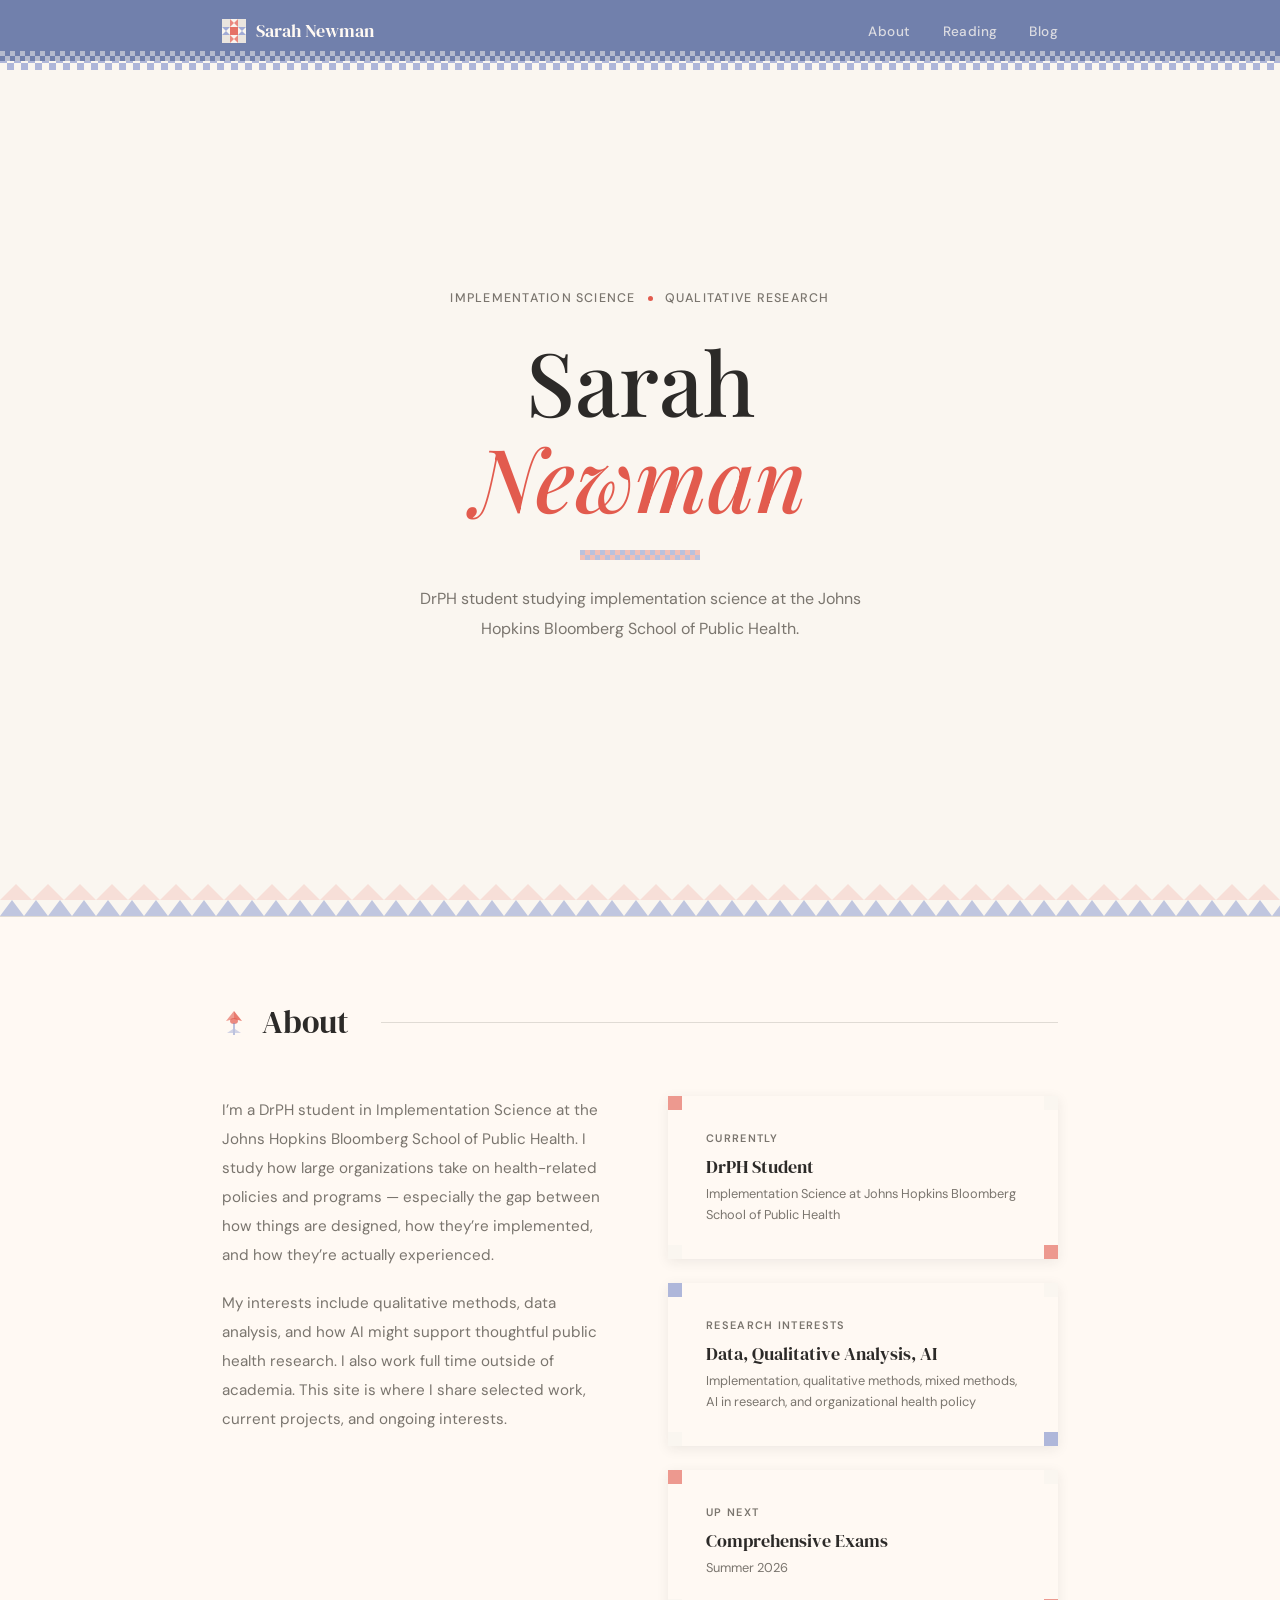
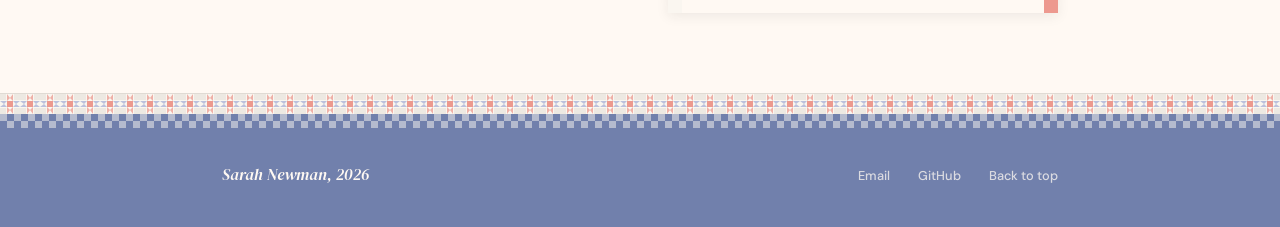
<file: index.html>
<!DOCTYPE html>
<html lang="en">
<head>
    <meta charset="UTF-8">
    <meta name="viewport" content="width=device-width, initial-scale=1.0">
    <title>Sarah Newman</title>
    <link rel="icon" type="image/svg+xml" href="favicon.svg">
    <link rel="preconnect" href="https://fonts.googleapis.com">
    <link rel="preconnect" href="https://fonts.gstatic.com" crossorigin>
    <link href="https://fonts.googleapis.com/css2?family=Playfair+Display:ital,wght@0,400;0,500;0,600;1,400;1,500&family=DM+Serif+Display:ital@0;1&family=DM+Sans:ital,wght@0,300;0,400;0,500;0,600;1,400&display=swap" rel="stylesheet">
    <style>
        *, *::before, *::after {
            margin: 0;
            padding: 0;
            box-sizing: border-box;
        }
        :root {
            --cream: #FAF6F0;
            --warm-white: #FFF9F3;
            --ink: #2c2a28;
            --muted: #7a756e;
            --coral: #E25B4E;
            --coral-light: rgba(226, 91, 78, 0.12);
            --periwinkle: #7B8CCA;
            --periwinkle-light: rgba(123, 140, 202, 0.12);
            --deep-blue: #7180AC;
            --card: var(--warm-white);
            --rule: #e0dbd4;
            --serif: 'DM Serif Display', Georgia, serif;
            --sans: 'DM Sans', 'Helvetica Neue', sans-serif;
        }
        html { scroll-behavior: smooth; }
        body {
            font-family: var(--sans);
            background-color: var(--cream);
            color: var(--ink);
            line-height: 1.6;
            -webkit-font-smoothing: antialiased;
        }
        /* ═══════════════════════════════════
           QUILT BLOCK SVG PATTERNS
           ═══════════════════════════════════ */
        /* Checkerboard pattern - coral */
        .checker-coral {
            background-image: url("data:image/svg+xml,%3Csvg width='24' height='24' viewBox='0 0 24 24' xmlns='http://www.w3.org/2000/svg'%3E%3Crect x='0' y='0' width='12' height='12' fill='%23E25B4E' opacity='0.9'/%3E%3Crect x='12' y='12' width='12' height='12' fill='%23E25B4E' opacity='0.9'/%3E%3Crect x='12' y='0' width='12' height='12' fill='%23FAF6F0'/%3E%3Crect x='0' y='12' width='12' height='12' fill='%23FAF6F0'/%3E%3C/svg%3E");
            background-size: 16px 16px;
        }
        /* Checkerboard pattern - periwinkle */
        .checker-peri {
            background-image: url("data:image/svg+xml,%3Csvg width='24' height='24' viewBox='0 0 24 24' xmlns='http://www.w3.org/2000/svg'%3E%3Crect x='0' y='0' width='12' height='12' fill='%237B8CCA' opacity='0.9'/%3E%3Crect x='12' y='12' width='12' height='12' fill='%237B8CCA' opacity='0.9'/%3E%3Crect x='12' y='0' width='12' height='12' fill='%23FAF6F0'/%3E%3Crect x='0' y='12' width='12' height='12' fill='%23FAF6F0'/%3E%3C/svg%3E");
            background-size: 16px 16px;
        }
        /* Cross / plus quilt block */
        .quilt-cross {
            display: inline-block;
            width: 28px;
            height: 28px;
            background-image: url("data:image/svg+xml,%3Csvg width='28' height='28' viewBox='0 0 28 28' xmlns='http://www.w3.org/2000/svg'%3E%3Crect x='8' y='0' width='12' height='28' fill='%237B8CCA' opacity='0.35'/%3E%3Crect x='0' y='8' width='28' height='12' fill='%237B8CCA' opacity='0.35'/%3E%3C/svg%3E");
            background-repeat: no-repeat;
        }
        .quilt-cross-coral {
            display: inline-block;
            width: 28px;
            height: 28px;
            background-image: url("data:image/svg+xml,%3Csvg width='28' height='28' viewBox='0 0 28 28' xmlns='http://www.w3.org/2000/svg'%3E%3Crect x='8' y='0' width='12' height='28' fill='%23E25B4E' opacity='0.3'/%3E%3Crect x='0' y='8' width='28' height='12' fill='%23E25B4E' opacity='0.3'/%3E%3C/svg%3E");
            background-repeat: no-repeat;
        }
        /* Diamond-in-square quilt block */
        .quilt-diamond {
            display: inline-block;
            width: 36px;
            height: 36px;
            background-image: url("data:image/svg+xml,%3Csvg width='36' height='36' viewBox='0 0 36 36' xmlns='http://www.w3.org/2000/svg'%3E%3Crect width='36' height='36' fill='none'/%3E%3Cpolygon points='18,2 34,18 18,34 2,18' fill='%23E25B4E' opacity='0.18'/%3E%3Cpolygon points='18,8 28,18 18,28 8,18' fill='%237B8CCA' opacity='0.22'/%3E%3Crect x='14' y='14' width='8' height='8' fill='%23E25B4E' opacity='0.2'/%3E%3C/svg%3E");
            background-repeat: no-repeat;
        }
        /* Nine-patch quilt block */
        .quilt-nine-patch {
            display: inline-block;
            width: 30px;
            height: 30px;
            background-image: url("data:image/svg+xml,%3Csvg width='30' height='30' viewBox='0 0 30 30' xmlns='http://www.w3.org/2000/svg'%3E%3Crect x='0' y='0' width='10' height='10' fill='%237B8CCA' opacity='0.3'/%3E%3Crect x='10' y='0' width='10' height='10' fill='%23E25B4E' opacity='0.2'/%3E%3Crect x='20' y='0' width='10' height='10' fill='%237B8CCA' opacity='0.3'/%3E%3Crect x='0' y='10' width='10' height='10' fill='%23E25B4E' opacity='0.2'/%3E%3Crect x='10' y='10' width='10' height='10' fill='%237B8CCA' opacity='0.3'/%3E%3Crect x='20' y='10' width='10' height='10' fill='%23E25B4E' opacity='0.2'/%3E%3Crect x='0' y='20' width='10' height='10' fill='%237B8CCA' opacity='0.3'/%3E%3Crect x='10' y='20' width='10' height='10' fill='%23E25B4E' opacity='0.2'/%3E%3Crect x='20' y='20' width='10' height='10' fill='%237B8CCA' opacity='0.3'/%3E%3C/svg%3E");
            background-repeat: no-repeat;
        }
        /* Pinwheel quilt block */
        .quilt-pinwheel {
            display: inline-block;
            width: 32px;
            height: 32px;
            background-image: url("data:image/svg+xml,%3Csvg width='32' height='32' viewBox='0 0 32 32' xmlns='http://www.w3.org/2000/svg'%3E%3Cpolygon points='0,0 16,0 16,16' fill='%23E25B4E' opacity='0.25'/%3E%3Cpolygon points='16,0 32,0 16,16' fill='%237B8CCA' opacity='0.25'/%3E%3Cpolygon points='32,0 32,16 16,16' fill='%23E25B4E' opacity='0.2'/%3E%3Cpolygon points='32,16 32,32 16,16' fill='%237B8CCA' opacity='0.2'/%3E%3Cpolygon points='32,32 16,32 16,16' fill='%23E25B4E' opacity='0.25'/%3E%3Cpolygon points='16,32 0,32 16,16' fill='%237B8CCA' opacity='0.25'/%3E%3Cpolygon points='0,32 0,16 16,16' fill='%23E25B4E' opacity='0.2'/%3E%3Cpolygon points='0,16 0,0 16,16' fill='%237B8CCA' opacity='0.2'/%3E%3C/svg%3E");
            background-repeat: no-repeat;
        }
        /* Tulip quilt block - coral */
        .quilt-tulip-coral {
            display: inline-block;
            width: 24px;
            height: 28px;
            background-image: url("data:image/svg+xml,%3Csvg width='24' height='28' viewBox='0 0 24 28' xmlns='http://www.w3.org/2000/svg'%3E%3C!-- petals --%3E%3Cpolygon points='12,0 20,10 12,8' fill='%23E25B4E' opacity='0.8'/%3E%3Cpolygon points='12,0 4,10 12,8' fill='%23E25B4E' opacity='0.6'/%3E%3C!-- center --%3E%3Cellipse cx='12' cy='10' rx='4' ry='3' fill='%23E25B4E' opacity='0.7'/%3E%3C!-- stem --%3E%3Crect x='11' y='12' width='2' height='12' fill='%237B8CCA' opacity='0.5'/%3E%3C!-- leaves --%3E%3Cpolygon points='11,18 5,22 11,22' fill='%237B8CCA' opacity='0.35'/%3E%3Cpolygon points='13,18 19,22 13,22' fill='%237B8CCA' opacity='0.35'/%3E%3C/svg%3E");
            background-repeat: no-repeat;
        }
        /* Flying geese border strip - periwinkle */
        .geese-strip-peri {
            width: 100%;
            height: 16px;
            background-image: url("data:image/svg+xml,%3Csvg width='24' height='16' viewBox='0 0 24 16' xmlns='http://www.w3.org/2000/svg'%3E%3Crect width='24' height='16' fill='%23FAF6F0'/%3E%3Cpolygon points='0,16 12,0 24,16' fill='%237B8CCA' opacity='0.45'/%3E%3C/svg%3E");
            background-size: 24px 16px;
        }
        /* Ohio star border strip (repeating mini stars) */
        .star-strip {
            width: 100%;
            height: 20px;
            background-image: url("data:image/svg+xml,%3Csvg width='20' height='20' viewBox='0 0 20 20' xmlns='http://www.w3.org/2000/svg'%3E%3Crect width='20' height='20' fill='%23FAF6F0'/%3E%3Crect x='0' y='0' width='6' height='6' fill='%23e0dbd4' opacity='0.5'/%3E%3Crect x='14' y='0' width='6' height='6' fill='%23e0dbd4' opacity='0.5'/%3E%3Crect x='0' y='14' width='6' height='6' fill='%23e0dbd4' opacity='0.5'/%3E%3Crect x='14' y='14' width='6' height='6' fill='%23e0dbd4' opacity='0.5'/%3E%3Crect x='7' y='7' width='6' height='6' fill='%23E25B4E' opacity='0.6'/%3E%3Cpolygon points='7,0 10,4 7,7' fill='%23E25B4E' opacity='0.45'/%3E%3Cpolygon points='13,0 10,4 13,7' fill='%23E25B4E' opacity='0.45'/%3E%3Cpolygon points='20,7 16,10 13,7' fill='%237B8CCA' opacity='0.5'/%3E%3Cpolygon points='20,13 16,10 13,13' fill='%237B8CCA' opacity='0.5'/%3E%3Cpolygon points='7,20 10,16 7,13' fill='%23E25B4E' opacity='0.45'/%3E%3Cpolygon points='13,20 10,16 13,13' fill='%23E25B4E' opacity='0.45'/%3E%3Cpolygon points='0,7 4,10 7,7' fill='%237B8CCA' opacity='0.5'/%3E%3Cpolygon points='0,13 4,10 7,13' fill='%237B8CCA' opacity='0.5'/%3E%3C/svg%3E");
            background-size: 20px 20px;
        }
        /* ─── NAV ─── */
        nav {
            position: fixed;
            top: 0;
            width: 100%;
            background-color: var(--deep-blue);
            z-index: 100;
        }
        nav::after {
            content: '';
            position: absolute;
            bottom: 0;
            left: 0;
            width: 100%;
            height: 10px;
            background-image: url("data:image/svg+xml,%3Csvg width='10' height='10' viewBox='0 0 10 10' xmlns='http://www.w3.org/2000/svg'%3E%3Crect x='0' y='0' width='5' height='5' fill='%23FAF6F0' opacity='0.5'/%3E%3Crect x='5' y='5' width='5' height='5' fill='%23FAF6F0' opacity='0.5'/%3E%3Crect x='5' y='0' width='5' height='5' fill='%237180AC'/%3E%3Crect x='0' y='5' width='5' height='5' fill='%237180AC'/%3E%3C/svg%3E");
            background-size: 10px 10px;
        }
        nav .nav-inner {
            max-width: 900px;
            margin: 0 auto;
            padding: 1rem 2rem;
            display: flex;
            justify-content: space-between;
            align-items: center;
        }
        nav .logo {
            font-family: var(--serif);
            font-size: 1.15rem;
            text-decoration: none;
            color: var(--warm-white);
            display: flex;
            align-items: center;
            gap: 0.6rem;
        }
        /* Ohio Star quilt block: 3x3 grid with star-point quarter-square triangles */
        nav .logo-star {
            display: inline-block;
            width: 24px;
            height: 24px;
            background-image: url("data:image/svg+xml,%3Csvg width='24' height='24' viewBox='0 0 24 24' xmlns='http://www.w3.org/2000/svg'%3E%3Crect width='24' height='24' fill='%23FAF6F0'/%3E%3Crect x='0' y='0' width='8' height='8' fill='%23e0dbd4' opacity='0.6'/%3E%3Crect x='16' y='0' width='8' height='8' fill='%23e0dbd4' opacity='0.6'/%3E%3Crect x='0' y='16' width='8' height='8' fill='%23e0dbd4' opacity='0.6'/%3E%3Crect x='16' y='16' width='8' height='8' fill='%23e0dbd4' opacity='0.6'/%3E%3Crect x='8' y='8' width='8' height='8' fill='%23E25B4E' opacity='0.85'/%3E%3Cpolygon points='8,0 12,4 8,8' fill='%23E25B4E' opacity='0.7'/%3E%3Cpolygon points='16,0 12,4 16,8' fill='%23E25B4E' opacity='0.7'/%3E%3Cpolygon points='24,8 20,12 16,8' fill='%237B8CCA' opacity='0.7'/%3E%3Cpolygon points='24,16 20,12 16,16' fill='%237B8CCA' opacity='0.7'/%3E%3Cpolygon points='8,24 12,20 8,16' fill='%23E25B4E' opacity='0.7'/%3E%3Cpolygon points='16,24 12,20 16,16' fill='%23E25B4E' opacity='0.7'/%3E%3Cpolygon points='0,8 4,12 8,8' fill='%237B8CCA' opacity='0.7'/%3E%3Cpolygon points='0,16 4,12 8,16' fill='%237B8CCA' opacity='0.7'/%3E%3C/svg%3E");
            background-repeat: no-repeat;
        }
        nav .nav-links {
            display: flex;
            gap: 2rem;
            list-style: none;
        }
        nav .nav-links a {
            font-size: 0.85rem;
            font-weight: 500;
            text-decoration: none;
            color: rgba(255, 249, 243, 0.75);
            letter-spacing: 0.03em;
            transition: color 0.3s ease;
        }
        nav .nav-links a:hover {
            color: var(--coral);
        }
        /* ─── HERO ─── */
        .hero {
            min-height: 100vh;
            display: flex;
            align-items: center;
            justify-content: center;
            padding: 7rem 2rem 5rem;
            position: relative;
            overflow: hidden;
        }
        /* Checker border strip at top - periwinkle */
        .hero::before {
            content: '';
            position: absolute;
            top: 56px;
            left: 0;
            width: 100%;
            height: 14px;
            background-image: url("data:image/svg+xml,%3Csvg width='14' height='14' viewBox='0 0 14 14' xmlns='http://www.w3.org/2000/svg'%3E%3Crect x='0' y='0' width='7' height='7' fill='%237B8CCA' opacity='0.6'/%3E%3Crect x='7' y='7' width='7' height='7' fill='%237B8CCA' opacity='0.6'/%3E%3Crect x='7' y='0' width='7' height='7' fill='%23FAF6F0'/%3E%3Crect x='0' y='7' width='7' height='7' fill='%23FAF6F0'/%3E%3C/svg%3E");
            background-size: 14px 14px;
        }
        /* Sawtooth border at bottom of hero */
        .hero::after {
            content: '';
            position: absolute;
            bottom: 0;
            left: 0;
            width: 100%;
            height: 16px;
            background-image: url("data:image/svg+xml,%3Csvg width='32' height='16' viewBox='0 0 32 16' xmlns='http://www.w3.org/2000/svg'%3E%3Cpolygon points='0,16 16,0 32,16' fill='%23E25B4E' opacity='0.15'/%3E%3C/svg%3E");
            background-size: 32px 16px;
        }
        .hero-content {
            max-width: 620px;
            text-align: center;
            position: relative;
        }
        .hero-label {
            font-size: 0.78rem;
            font-weight: 500;
            letter-spacing: 0.1em;
            text-transform: uppercase;
            color: var(--muted);
            margin-bottom: 1.5rem;
            display: flex;
            align-items: center;
            justify-content: center;
            gap: 0.75rem;
        }
        .hero-label .dot {
            width: 5px;
            height: 5px;
            background: var(--coral);
            border-radius: 50%;
            display: inline-block;
        }
        .hero h1 {
            font-family: 'Playfair Display', Georgia, serif;
            font-size: clamp(3.2rem, 7vw, 5.5rem);
            font-weight: 500;
            line-height: 1.1;
            color: var(--ink);
            margin-bottom: 1.5rem;
        }
        .hero h1 em {
            font-style: italic;
            color: var(--coral);
        }
        .hero-divider {
            width: 120px;
            height: 10px;
            margin: 1.5rem auto;
            background-image: url("data:image/svg+xml,%3Csvg width='10' height='10' viewBox='0 0 10 10' xmlns='http://www.w3.org/2000/svg'%3E%3Crect x='0' y='0' width='5' height='5' fill='%237B8CCA' opacity='0.5'/%3E%3Crect x='5' y='5' width='5' height='5' fill='%237B8CCA' opacity='0.5'/%3E%3Crect x='5' y='0' width='5' height='5' fill='%23E25B4E' opacity='0.35'/%3E%3Crect x='0' y='5' width='5' height='5' fill='%23E25B4E' opacity='0.35'/%3E%3C/svg%3E");
            background-size: 10px 10px;
        }
        .hero-bio {
            font-size: 1rem;
            color: var(--muted);
            max-width: 460px;
            margin: 0 auto;
            line-height: 1.85;
        }
        /* ─── SECTIONS ─── */
        .content-wrap {
            max-width: 900px;
            margin: 0 auto;
            padding: 5rem 2rem;
        }
        .section-header {
            display: flex;
            align-items: center;
            gap: 1rem;
            margin-bottom: 3rem;
        }
        .section-header .quilt-icon {
            width: 24px;
            height: 24px;
            flex-shrink: 0;
        }
        .section-title {
            font-family: var(--serif);
            font-size: 2rem;
            font-weight: 400;
        }
        .section-rule {
            flex: 1;
            height: 1px;
            background: var(--rule);
            margin-left: 1rem;
        }
        /* ─── CHECKER BORDER STRIPS ─── */
        .checker-strip {
            width: 100%;
            height: 12px;
        }
        .checker-strip-peri {
            background-image: url("data:image/svg+xml,%3Csvg width='12' height='12' viewBox='0 0 12 12' xmlns='http://www.w3.org/2000/svg'%3E%3Crect x='0' y='0' width='6' height='6' fill='%237B8CCA' opacity='0.6'/%3E%3Crect x='6' y='6' width='6' height='6' fill='%237B8CCA' opacity='0.6'/%3E%3Crect x='6' y='0' width='6' height='6' fill='%23FAF6F0'/%3E%3Crect x='0' y='6' width='6' height='6' fill='%23FAF6F0'/%3E%3C/svg%3E");
            background-size: 12px 12px;
        }
        /* ─── ABOUT ─── */
        .about-section {
            background-color: var(--warm-white);
            border-top: 1px solid var(--rule);
            border-bottom: 1px solid var(--rule);
            position: relative;
            overflow: hidden;
        }
        .about-grid {
            display: grid;
            grid-template-columns: 1fr 1fr;
            gap: 3.5rem;
            align-items: start;
        }
        .about-text p {
            font-size: 0.95rem;
            line-height: 1.9;
            color: var(--muted);
            margin-bottom: 1.25rem;
        }
        .about-text p:last-child {
            margin-bottom: 0;
        }
        .about-details {
            display: flex;
            flex-direction: column;
            gap: 1.5rem;
        }
        .detail-card {
            padding: 1.25rem 1.5rem;
            border: 14px solid transparent;
            border-radius: 0;
            position: relative;
            background-color: var(--card);
            box-shadow: 0 3px 12px rgba(44, 42, 40, 0.08);
        }
        .detail-card.coral-accent {
            border-image: url("data:image/svg+xml,%3Csvg width='28' height='28' viewBox='0 0 28 28' xmlns='http://www.w3.org/2000/svg'%3E%3Crect x='0' y='0' width='14' height='14' fill='%23E25B4E' opacity='0.6'/%3E%3Crect x='14' y='14' width='14' height='14' fill='%23E25B4E' opacity='0.6'/%3E%3Crect x='14' y='0' width='14' height='14' fill='%23FAF6F0'/%3E%3Crect x='0' y='14' width='14' height='14' fill='%23FAF6F0'/%3E%3C/svg%3E") 14 round;
        }
        .detail-card.peri-accent {
            border-image: url("data:image/svg+xml,%3Csvg width='28' height='28' viewBox='0 0 28 28' xmlns='http://www.w3.org/2000/svg'%3E%3Crect x='0' y='0' width='14' height='14' fill='%237B8CCA' opacity='0.6'/%3E%3Crect x='14' y='14' width='14' height='14' fill='%237B8CCA' opacity='0.6'/%3E%3Crect x='14' y='0' width='14' height='14' fill='%23FAF6F0'/%3E%3Crect x='0' y='14' width='14' height='14' fill='%23FAF6F0'/%3E%3C/svg%3E") 14 round;
        }
        .detail-card .card-label {
            font-size: 0.68rem;
            font-weight: 600;
            letter-spacing: 0.12em;
            text-transform: uppercase;
            color: var(--muted);
            margin-bottom: 0.3rem;
        }
        .detail-card .card-value {
            font-family: var(--serif);
            font-size: 1.15rem;
        }
        .detail-card .card-detail {
            font-size: 0.8rem;
            color: var(--muted);
            margin-top: 0.15rem;
        }
        /* ─── FOOTER ─── */
        footer {
            padding: 0;
            background-color: var(--deep-blue);
            position: relative;
            overflow: hidden;
        }
        footer::before {
            content: '';
            position: absolute;
            top: 0;
            left: 0;
            width: 100%;
            height: 14px;
            background-image: url("data:image/svg+xml,%3Csvg width='14' height='14' viewBox='0 0 14 14' xmlns='http://www.w3.org/2000/svg'%3E%3Crect x='0' y='0' width='7' height='7' fill='%23FAF6F0' opacity='0.5'/%3E%3Crect x='7' y='7' width='7' height='7' fill='%23FAF6F0' opacity='0.5'/%3E%3Crect x='7' y='0' width='7' height='7' fill='%237180AC'/%3E%3Crect x='0' y='7' width='7' height='7' fill='%237180AC'/%3E%3C/svg%3E");
            background-size: 14px 14px;
        }
        .footer-inner {
            max-width: 900px;
            margin: 0 auto;
            padding: 3rem 2rem 2.5rem;
            display: flex;
            justify-content: space-between;
            align-items: center;
            position: relative;
        }
        .footer-name {
            font-family: var(--serif);
            font-size: 1rem;
            font-style: italic;
            color: var(--warm-white);
        }
        .footer-links {
            display: flex;
            gap: 1.75rem;
            list-style: none;
        }
        .footer-links a {
            font-size: 0.8rem;
            font-weight: 500;
            text-decoration: none;
            color: rgba(255, 249, 243, 0.75);
            transition: color 0.3s ease;
        }
        .footer-links a:hover {
            color: var(--coral);
        }
        /* ─── RESPONSIVE ─── */
        @media (max-width: 768px) {
            nav .nav-inner {
                padding: 0.8rem 1.5rem;
            }
            nav .nav-links {
                gap: 1.25rem;
            }
            .hero {
                padding: 6rem 1.5rem 4rem;
            }
            .content-wrap {
                padding: 3.5rem 1.5rem;
            }
            .about-grid {
                grid-template-columns: 1fr;
                gap: 2rem;
            }
            .footer-inner {
                flex-direction: column;
                gap: 1.25rem;
                text-align: center;
            }
        }
    </style>
</head>
<body>
    <!-- NAV -->
    <nav>
        <div class="nav-inner">
            <a href="#" class="logo">
                <span class="logo-star"></span>
                Sarah Newman
            </a>
            <ul class="nav-links">
                <li><a href="#about">About</a></li>
                <li><a href="reading.html">Reading</a></li>
                <li><a href="blog.html">Blog</a></li>
            </ul>
        </div>
    </nav>
    <!-- HERO -->
    <section class="hero">
        <div class="hero-content">
            <p class="hero-label">Implementation Science <span class="dot"></span> Qualitative Research</p>
            <h1>Sarah<br><em>Newman</em></h1>
            <div class="hero-divider"></div>
            <p class="hero-bio">
                DrPH student studying implementation science at the Johns Hopkins Bloomberg School of Public Health.
            </p>
        </div>
    </section>
    <!-- Flying geese border -->
    <div class="geese-strip-peri"></div>
    <!-- ABOUT -->
    <section class="about-section">
        <div class="content-wrap">
            <div class="section-header">
                <div class="quilt-icon quilt-tulip-coral"></div>
                <h2 class="section-title">About</h2>
                <div class="section-rule"></div>
            </div>
            <div class="about-grid">
                <div class="about-text">
                    <p>
                        I’m a DrPH student in Implementation Science at the Johns Hopkins Bloomberg School of Public Health. I study how large organizations take on health-related policies and programs — especially the gap between how things are designed, how they’re implemented, and how they’re actually experienced.
                    </p>
                    <p>
                       My interests include qualitative methods, data analysis, and how AI might support thoughtful public health research. I also work full time outside of academia. This site is where I share selected work, current projects, and ongoing interests.
                    </p>
                </div>
                <div class="about-details">
                    <div class="detail-card coral-accent">
                        <p class="card-label">Currently</p>
                        <p class="card-value">DrPH Student</p>
                        <p class="card-detail">Implementation Science at Johns Hopkins Bloomberg School of Public Health</p>
                    </div>
                    <div class="detail-card peri-accent">
                        <p class="card-label">Research Interests</p>
                        <p class="card-value">Data, Qualitative Analysis, AI</p>
                        <p class="card-detail">Implementation, qualitative methods, mixed methods, AI in research, and organizational health policy</p>
                    </div>
                    <div class="detail-card coral-accent">
                        <p class="card-label">Up Next</p>
                        <p class="card-value">Comprehensive Exams</p>
                        <p class="card-detail">Summer 2026</p>
                    </div>
                </div>
            </div>
        </div>
    </section>
    <!-- Star block border -->
    <div class="star-strip"></div>
    <!-- FOOTER -->
    <footer>
        <div class="footer-inner">
            <span class="footer-name">Sarah Newman, 2026</span>
            <ul class="footer-links">
                <li><a href="mailto:heysarahnewman@gmail.com">Email</a></li>
                <li><a href="https://github.com/heysarahnewman">GitHub</a></li>
                <li><a href="#">Back to top</a></li>
            </ul>
        </div>
    </footer>
</body>
</html>
</file>
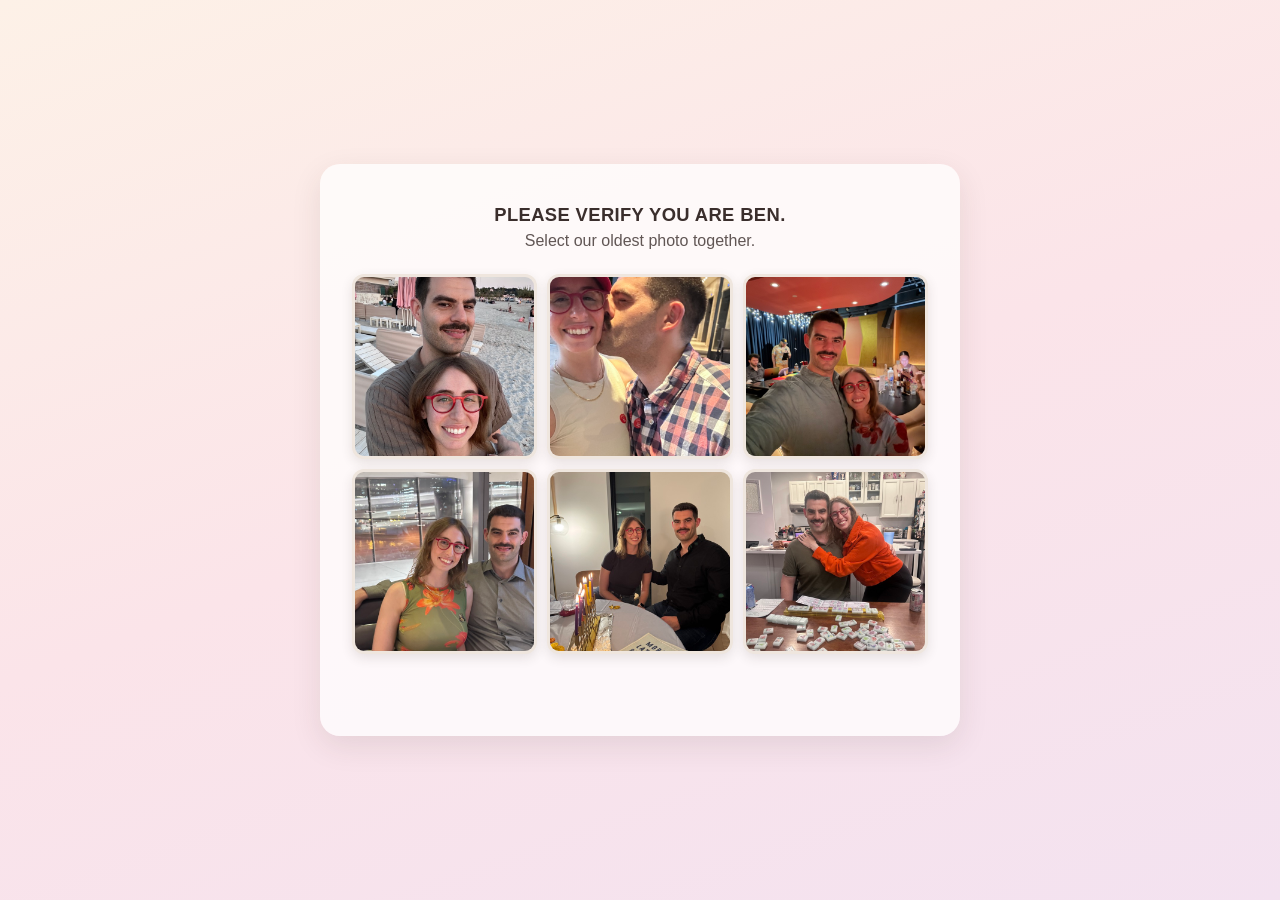
<file: us/index.html>
<!DOCTYPE html>
<html lang="en">
<head>
<meta charset="UTF-8">
<meta name="viewport" content="width=device-width, initial-scale=1.0">
<meta name="robots" content="noindex, nofollow">
<title>us</title>
<link rel="stylesheet" href="style.css">
</head>
<body>

  <!-- ===================== GATE SCREEN ===================== -->
  <main id="gate-screen" class="screen">
    <div class="gate-card">
      <p class="gate-prompt" id="gate-prompt"></p>
      <p class="gate-subprompt" id="gate-subprompt"></p>

      <div class="photo-grid" id="photo-grid"></div>

      <div class="gate-feedback" id="gate-feedback" aria-live="polite">
        <p class="gate-feedback-main" id="gate-feedback-main"></p>
        <p class="gate-feedback-sub" id="gate-feedback-sub"></p>
      </div>
    </div>
  </main>

  <!-- ===================== GAME SCREEN ===================== -->
  <main id="game-screen" class="screen hidden">
    <header class="game-header">
      <h1 id="game-title"></h1>
      <p id="game-subtitle"></p>
    </header>

    <div id="solved-groups" class="solved-groups"></div>

    <div id="tile-grid" class="tile-grid"></div>

    <p class="mistake-row">
      Mistakes: <span id="mistake-dots" class="mistake-dots"></span>
    </p>

    <div class="controls">
      <button id="shuffle-btn" class="btn btn-secondary">Shuffle</button>
      <button id="deselect-btn" class="btn btn-secondary">Deselect All</button>
      <button id="submit-btn" class="btn btn-primary" disabled>Submit</button>
    </div>

    <p class="toast" id="toast" aria-live="polite"></p>

    <!-- Replaces the mistake row + controls once all 4 groups are solved,
         so the full board of solved categories stays visible (for a screenshot). -->
    <div id="win-panel" class="win-panel hidden">
      <h2 id="win-heading"></h2>
      <p id="win-body"></p>
      <p id="win-stats"></p>
    </div>
  </main>

  <script src="data.js"></script>
  <script src="script.js"></script>
</body>
</html>
</file>
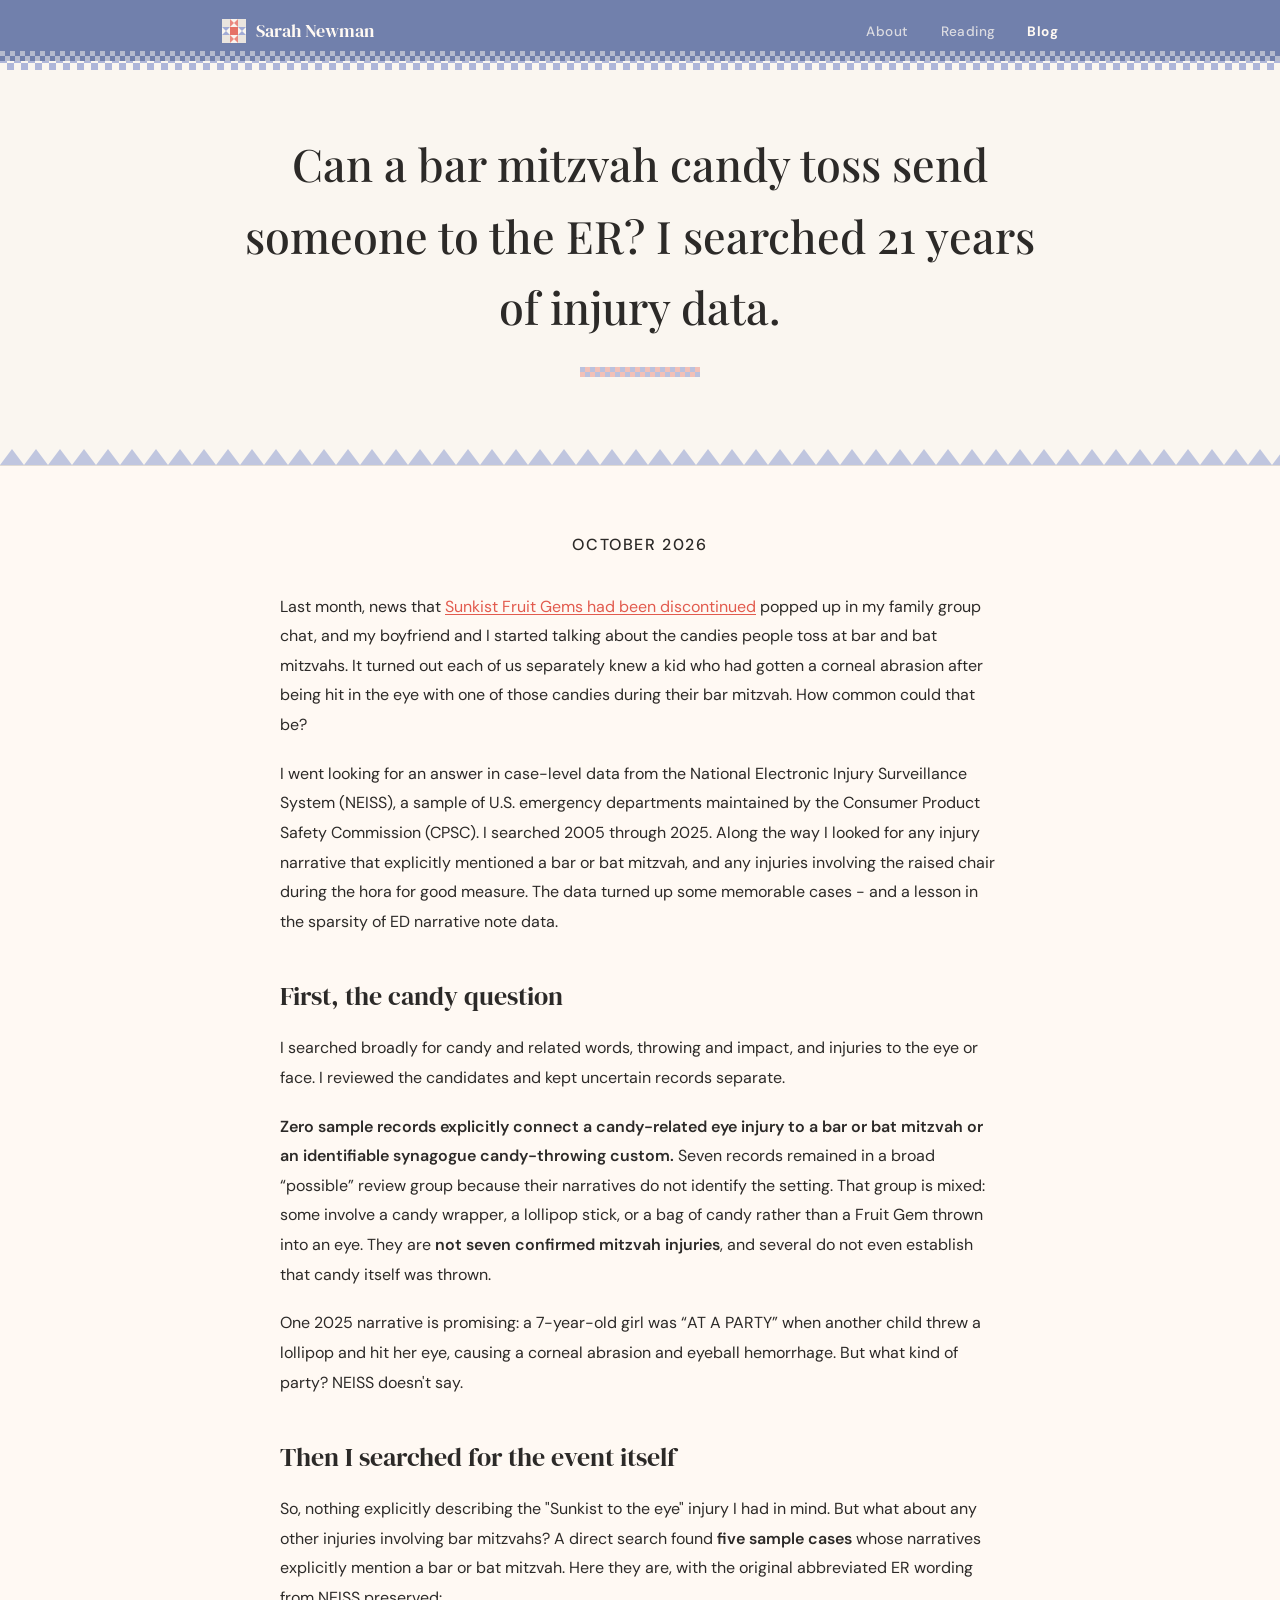
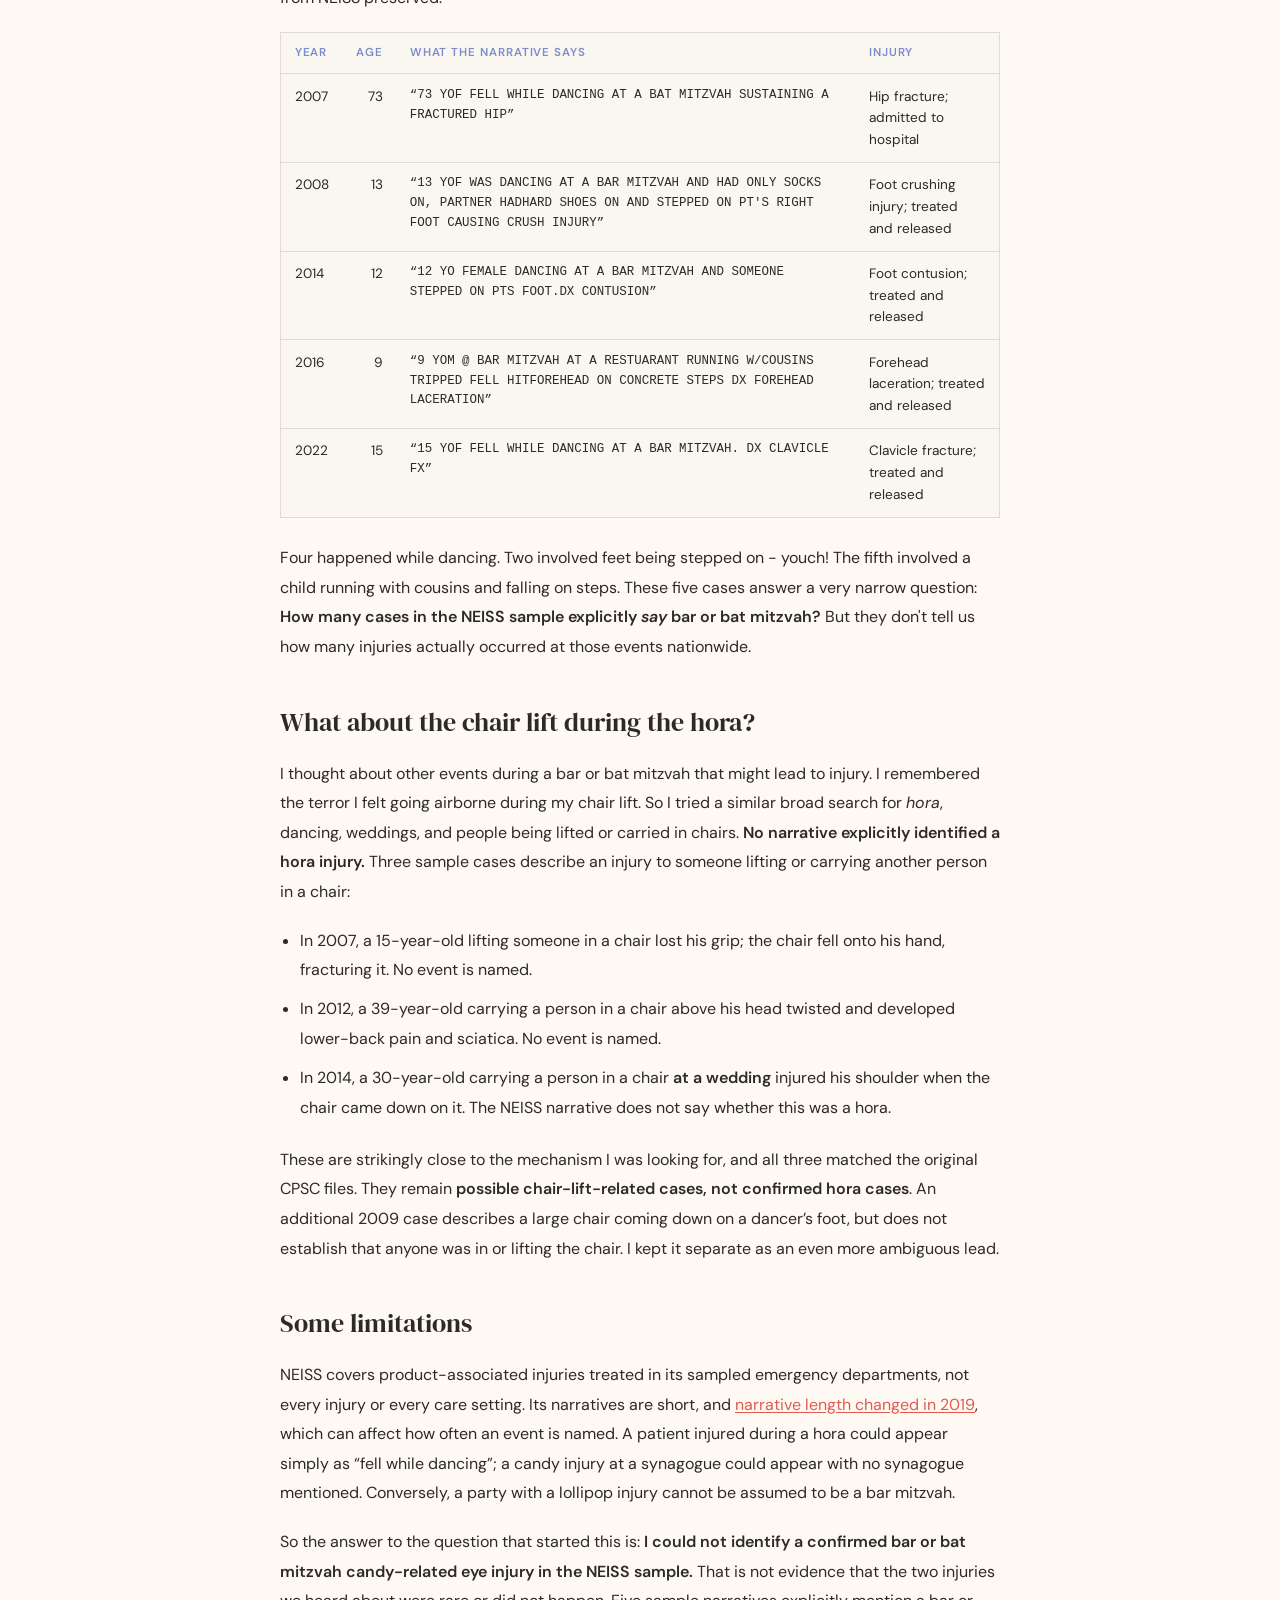
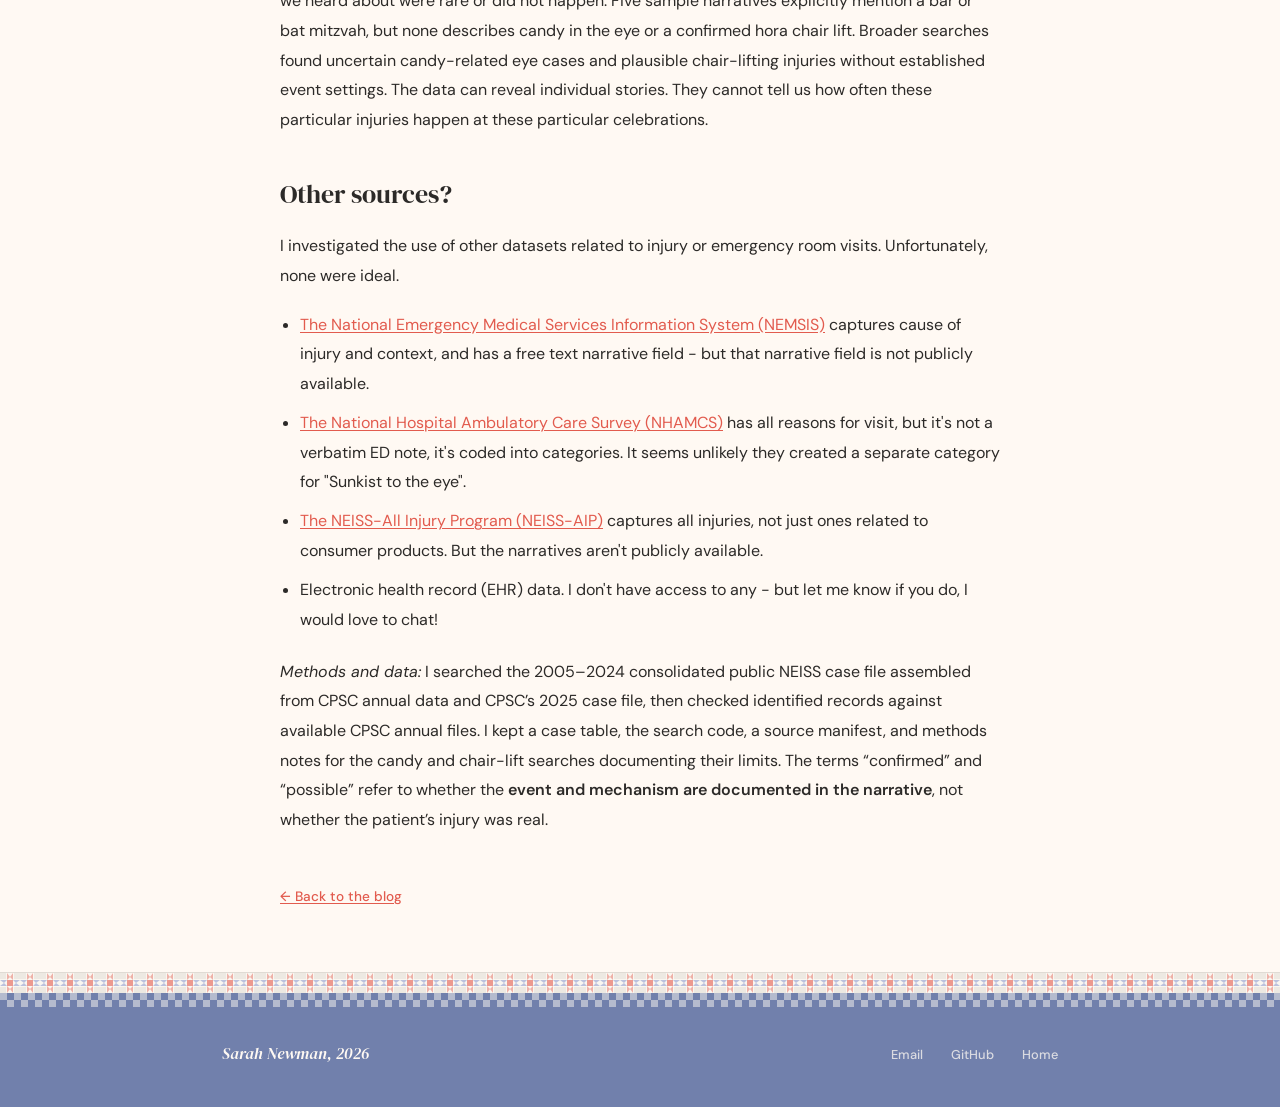
<file: bar-mitzvah-candy-injuries.html>
<!DOCTYPE html>
<html lang="en">
<head>
    <meta charset="UTF-8">
    <meta name="viewport" content="width=device-width, initial-scale=1.0">
    <title>Can a bar mitzvah candy toss send someone to the ER? I searched 21 years of injury data. — Sarah Newman</title>
    <link rel="icon" type="image/svg+xml" href="favicon.svg">
    <link rel="preconnect" href="https://fonts.googleapis.com">
    <link rel="preconnect" href="https://fonts.gstatic.com" crossorigin>
    <link href="https://fonts.googleapis.com/css2?family=Playfair+Display:ital,wght@0,400;0,500;0,600;1,400;1,500&family=DM+Serif+Display:ital@0;1&family=DM+Sans:ital,wght@0,300;0,400;0,500;0,600;1,400&display=swap" rel="stylesheet">
    <style>
        *, *::before, *::after {
            margin: 0;
            padding: 0;
            box-sizing: border-box;
        }
        :root {
            --cream: #FAF6F0;
            --warm-white: #FFF9F3;
            --ink: #2c2a28;
            --muted: #7a756e;
            --coral: #E25B4E;
            --coral-light: rgba(226, 91, 78, 0.12);
            --periwinkle: #7B8CCA;
            --periwinkle-light: rgba(123, 140, 202, 0.12);
            --deep-blue: #7180AC;
            --rule: #e0dbd4;
            --serif: 'DM Serif Display', Georgia, serif;
            --sans: 'DM Sans', 'Helvetica Neue', sans-serif;
        }
        html { scroll-behavior: smooth; }
        body {
            font-family: var(--sans);
            background-color: var(--cream);
            color: var(--ink);
            line-height: 1.6;
            -webkit-font-smoothing: antialiased;
        }
        /* ─── NAV ─── */
        nav {
            position: fixed;
            top: 0;
            width: 100%;
            background-color: var(--deep-blue);
            z-index: 100;
        }
        nav::after {
            content: '';
            position: absolute;
            bottom: 0;
            left: 0;
            width: 100%;
            height: 10px;
            background-image: url("data:image/svg+xml,%3Csvg width='10' height='10' viewBox='0 0 10 10' xmlns='http://www.w3.org/2000/svg'%3E%3Crect x='0' y='0' width='5' height='5' fill='%23FAF6F0' opacity='0.5'/%3E%3Crect x='5' y='5' width='5' height='5' fill='%23FAF6F0' opacity='0.5'/%3E%3Crect x='5' y='0' width='5' height='5' fill='%237180AC'/%3E%3Crect x='0' y='5' width='5' height='5' fill='%237180AC'/%3E%3C/svg%3E");
            background-size: 10px 10px;
        }
        nav .nav-inner {
            max-width: 900px;
            margin: 0 auto;
            padding: 1rem 2rem;
            display: flex;
            justify-content: space-between;
            align-items: center;
        }
        nav .logo {
            font-family: var(--serif);
            font-size: 1.15rem;
            text-decoration: none;
            color: var(--warm-white);
            display: flex;
            align-items: center;
            gap: 0.6rem;
        }
        nav .logo-star {
            display: inline-block;
            width: 24px;
            height: 24px;
            background-image: url("data:image/svg+xml,%3Csvg width='24' height='24' viewBox='0 0 24 24' xmlns='http://www.w3.org/2000/svg'%3E%3Crect width='24' height='24' fill='%23FAF6F0'/%3E%3Crect x='0' y='0' width='8' height='8' fill='%23e0dbd4' opacity='0.6'/%3E%3Crect x='16' y='0' width='8' height='8' fill='%23e0dbd4' opacity='0.6'/%3E%3Crect x='0' y='16' width='8' height='8' fill='%23e0dbd4' opacity='0.6'/%3E%3Crect x='16' y='16' width='8' height='8' fill='%23e0dbd4' opacity='0.6'/%3E%3Crect x='8' y='8' width='8' height='8' fill='%23E25B4E' opacity='0.85'/%3E%3Cpolygon points='8,0 12,4 8,8' fill='%23E25B4E' opacity='0.7'/%3E%3Cpolygon points='16,0 12,4 16,8' fill='%23E25B4E' opacity='0.7'/%3E%3Cpolygon points='24,8 20,12 16,8' fill='%237B8CCA' opacity='0.7'/%3E%3Cpolygon points='24,16 20,12 16,16' fill='%237B8CCA' opacity='0.7'/%3E%3Cpolygon points='8,24 12,20 8,16' fill='%23E25B4E' opacity='0.7'/%3E%3Cpolygon points='16,24 12,20 16,16' fill='%23E25B4E' opacity='0.7'/%3E%3Cpolygon points='0,8 4,12 8,8' fill='%237B8CCA' opacity='0.7'/%3E%3Cpolygon points='0,16 4,12 8,16' fill='%237B8CCA' opacity='0.7'/%3E%3C/svg%3E");
            background-repeat: no-repeat;
        }
        nav .nav-links {
            display: flex;
            gap: 2rem;
            list-style: none;
        }
        nav .nav-links a {
            font-size: 0.85rem;
            font-weight: 500;
            text-decoration: none;
            color: rgba(255, 249, 243, 0.75);
            letter-spacing: 0.03em;
            transition: color 0.3s ease;
        }
        nav .nav-links a:hover {
            color: var(--coral);
        }
        nav .nav-links a.active {
            color: var(--warm-white);
            font-weight: 700;
        }
        /* ─── PAGE HEADER ─── */
        .page-header {
            padding: 8rem 2rem 3rem;
            text-align: center;
            position: relative;
            overflow: hidden;
        }
        .page-header::before {
            content: '';
            position: absolute;
            top: 56px;
            left: 0;
            width: 100%;
            height: 14px;
            background-image: url("data:image/svg+xml,%3Csvg width='14' height='14' viewBox='0 0 14 14' xmlns='http://www.w3.org/2000/svg'%3E%3Crect x='0' y='0' width='7' height='7' fill='%237B8CCA' opacity='0.6'/%3E%3Crect x='7' y='7' width='7' height='7' fill='%237B8CCA' opacity='0.6'/%3E%3Crect x='7' y='0' width='7' height='7' fill='%23FAF6F0'/%3E%3Crect x='0' y='7' width='7' height='7' fill='%23FAF6F0'/%3E%3C/svg%3E");
            background-size: 14px 14px;
        }
        .page-header h1 {
            font-family: 'Playfair Display', Georgia, serif;
            font-size: clamp(1.9rem, 4vw, 2.8rem);
            max-width: 820px;
            margin-left: auto;
            margin-right: auto;
            font-weight: 500;
            color: var(--ink);
            margin-bottom: 1rem;
        }
        .page-header h1 em {
            font-style: italic;
            color: var(--coral);
        }
        .page-header p {
            font-size: 1rem;
            color: var(--muted);
            max-width: 500px;
            margin: 0 auto;
            line-height: 1.85;
        }
        .page-divider {
            width: 120px;
            height: 10px;
            margin: 1.5rem auto;
            background-image: url("data:image/svg+xml,%3Csvg width='10' height='10' viewBox='0 0 10 10' xmlns='http://www.w3.org/2000/svg'%3E%3Crect x='0' y='0' width='5' height='5' fill='%237B8CCA' opacity='0.5'/%3E%3Crect x='5' y='5' width='5' height='5' fill='%237B8CCA' opacity='0.5'/%3E%3Crect x='5' y='0' width='5' height='5' fill='%23E25B4E' opacity='0.35'/%3E%3Crect x='0' y='5' width='5' height='5' fill='%23E25B4E' opacity='0.35'/%3E%3C/svg%3E");
            background-size: 10px 10px;
        }
        /* ─── FLYING GEESE STRIP ─── */
        .geese-strip-peri {
            width: 100%;
            height: 16px;
            background-image: url("data:image/svg+xml,%3Csvg width='24' height='16' viewBox='0 0 24 16' xmlns='http://www.w3.org/2000/svg'%3E%3Crect width='24' height='16' fill='%23FAF6F0'/%3E%3Cpolygon points='0,16 12,0 24,16' fill='%237B8CCA' opacity='0.45'/%3E%3C/svg%3E");
            background-size: 24px 16px;
        }
        /* ─── STAR STRIP ─── */
        .star-strip {
            width: 100%;
            height: 20px;
            background-image: url("data:image/svg+xml,%3Csvg width='20' height='20' viewBox='0 0 20 20' xmlns='http://www.w3.org/2000/svg'%3E%3Crect width='20' height='20' fill='%23FAF6F0'/%3E%3Crect x='0' y='0' width='6' height='6' fill='%23e0dbd4' opacity='0.5'/%3E%3Crect x='14' y='0' width='6' height='6' fill='%23e0dbd4' opacity='0.5'/%3E%3Crect x='0' y='14' width='6' height='6' fill='%23e0dbd4' opacity='0.5'/%3E%3Crect x='14' y='14' width='6' height='6' fill='%23e0dbd4' opacity='0.5'/%3E%3Crect x='7' y='7' width='6' height='6' fill='%23E25B4E' opacity='0.6'/%3E%3Cpolygon points='7,0 10,4 7,7' fill='%23E25B4E' opacity='0.45'/%3E%3Cpolygon points='13,0 10,4 13,7' fill='%23E25B4E' opacity='0.45'/%3E%3Cpolygon points='20,7 16,10 13,7' fill='%237B8CCA' opacity='0.5'/%3E%3Cpolygon points='20,13 16,10 13,13' fill='%237B8CCA' opacity='0.5'/%3E%3Cpolygon points='7,20 10,16 7,13' fill='%23E25B4E' opacity='0.45'/%3E%3Cpolygon points='13,20 10,16 13,13' fill='%23E25B4E' opacity='0.45'/%3E%3Cpolygon points='0,7 4,10 7,7' fill='%237B8CCA' opacity='0.5'/%3E%3Cpolygon points='0,13 4,10 7,13' fill='%237B8CCA' opacity='0.5'/%3E%3C/svg%3E");
            background-size: 20px 20px;
        }
        /* ─── TULIP ICON ─── */
        .quilt-tulip-coral {
            display: inline-block;
            width: 24px;
            height: 28px;
            background-image: url("data:image/svg+xml,%3Csvg width='24' height='28' viewBox='0 0 24 28' xmlns='http://www.w3.org/2000/svg'%3E%3C!-- petals --%3E%3Cpolygon points='12,0 20,10 12,8' fill='%23E25B4E' opacity='0.8'/%3E%3Cpolygon points='12,0 4,10 12,8' fill='%23E25B4E' opacity='0.6'/%3E%3C!-- center --%3E%3Cellipse cx='12' cy='10' rx='4' ry='3' fill='%23E25B4E' opacity='0.7'/%3E%3C!-- stem --%3E%3Crect x='11' y='12' width='2' height='12' fill='%237B8CCA' opacity='0.5'/%3E%3C!-- leaves --%3E%3Cpolygon points='11,18 5,22 11,22' fill='%237B8CCA' opacity='0.35'/%3E%3Cpolygon points='13,18 19,22 13,22' fill='%237B8CCA' opacity='0.35'/%3E%3C/svg%3E");
            background-repeat: no-repeat;
        }
        /* ─── BLOG POSTS ─── */
        .blog-section {
            background: var(--warm-white);
            border-top: 1px solid var(--rule);
            border-bottom: 1px solid var(--rule);
            position: relative;
        }
        .content-wrap {
            max-width: 900px;
            margin: 0 auto;
            padding: 4rem 2rem;
        }
        .post-card {
            padding: 2rem 2rem;
            border: 14px solid transparent;
            background: var(--cream);
            margin-bottom: 1.75rem;
            position: relative;
        }
        .post-card:nth-child(odd) {
            border-image: url("data:image/svg+xml,%3Csvg width='28' height='28' viewBox='0 0 28 28' xmlns='http://www.w3.org/2000/svg'%3E%3Crect x='0' y='0' width='14' height='14' fill='%23E25B4E' opacity='0.6'/%3E%3Crect x='14' y='14' width='14' height='14' fill='%23E25B4E' opacity='0.6'/%3E%3Crect x='14' y='0' width='14' height='14' fill='%23FAF6F0'/%3E%3Crect x='0' y='14' width='14' height='14' fill='%23FAF6F0'/%3E%3C/svg%3E") 14 round;
        }
        .post-card:nth-child(even) {
            border-image: url("data:image/svg+xml,%3Csvg width='28' height='28' viewBox='0 0 28 28' xmlns='http://www.w3.org/2000/svg'%3E%3Crect x='0' y='0' width='14' height='14' fill='%237B8CCA' opacity='0.6'/%3E%3Crect x='14' y='14' width='14' height='14' fill='%237B8CCA' opacity='0.6'/%3E%3Crect x='14' y='0' width='14' height='14' fill='%23FAF6F0'/%3E%3Crect x='0' y='14' width='14' height='14' fill='%23FAF6F0'/%3E%3C/svg%3E") 14 round;
        }
        .post-date {
            font-size: 0.72rem;
            font-weight: 500;
            letter-spacing: 0.1em;
            text-transform: uppercase;
            color: var(--periwinkle);
            margin-bottom: 0.5rem;
        }
        .post-title {
            font-family: var(--serif);
            font-size: 1.5rem;
            color: var(--ink);
            margin-bottom: 0.9rem;
        }
        .post-body p {
            font-size: 0.95rem;
            line-height: 1.9;
            color: var(--muted);
            margin-bottom: 1rem;
        }
        .post-body p:last-child {
            margin-bottom: 0;
        }
        /* ─── ARTICLE ─── */
        .article {
            max-width: 720px;
            margin: 0 auto;
        }
        .article .post-date { text-align: center; margin-bottom: 2rem; }
        .article h2 {
            font-family: var(--serif);
            font-weight: 400;
            font-size: 1.6rem;
            color: var(--ink);
            margin: 2.5rem 0 1rem;
        }
        .article p, .article li {
            font-size: 1rem;
            line-height: 1.85;
            color: var(--ink);
        }
        .article p { margin-bottom: 1.2rem; }
        .article ul { margin: 0 0 1.4rem 1.25rem; }
        .article li { margin-bottom: 0.6rem; }
        .article a {
            color: var(--coral);
            text-decoration: underline;
            text-underline-offset: 2px;
        }
        .article a:hover { color: var(--deep-blue); }
        .article strong { font-weight: 600; }
        .table-wrap {
            overflow-x: auto;
            margin: 0 0 1.6rem;
            border: 1px solid var(--rule);
            background: var(--cream);
        }
        .article table {
            width: 100%;
            border-collapse: collapse;
            font-size: 0.85rem;
        }
        .article th, .article td {
            padding: 0.7rem 0.85rem;
            border-bottom: 1px solid var(--rule);
            vertical-align: top;
            text-align: left;
        }
        .article th {
            font-size: 0.72rem;
            font-weight: 600;
            letter-spacing: 0.08em;
            text-transform: uppercase;
            color: var(--periwinkle);
        }
        .article tr:last-child td { border-bottom: none; }
        .article td:nth-child(3) {
            font-family: 'Courier New', monospace;
            font-size: 0.78rem;
            min-width: 260px;
        }
        .back-link {
            display: inline-block;
            margin-top: 2rem;
            font-size: 0.85rem;
            font-weight: 500;
            color: var(--periwinkle);
            text-decoration: none;
        }
        .back-link:hover { color: var(--coral); }
        /* ─── FOOTER ─── */
        footer {
            padding: 0;
            background-color: var(--deep-blue);
            position: relative;
            overflow: hidden;
        }
        footer::before {
            content: '';
            position: absolute;
            top: 0;
            left: 0;
            width: 100%;
            height: 14px;
            background-image: url("data:image/svg+xml,%3Csvg width='14' height='14' viewBox='0 0 14 14' xmlns='http://www.w3.org/2000/svg'%3E%3Crect x='0' y='0' width='7' height='7' fill='%23FAF6F0' opacity='0.5'/%3E%3Crect x='7' y='7' width='7' height='7' fill='%23FAF6F0' opacity='0.5'/%3E%3Crect x='7' y='0' width='7' height='7' fill='%237180AC'/%3E%3Crect x='0' y='7' width='7' height='7' fill='%237180AC'/%3E%3C/svg%3E");
            background-size: 14px 14px;
        }
        .footer-inner {
            max-width: 900px;
            margin: 0 auto;
            padding: 3rem 2rem 2.5rem;
            display: flex;
            justify-content: space-between;
            align-items: center;
            position: relative;
        }
        .footer-name {
            font-family: var(--serif);
            font-size: 1rem;
            font-style: italic;
            color: var(--warm-white);
        }
        .footer-links {
            display: flex;
            gap: 1.75rem;
            list-style: none;
        }
        .footer-links a {
            font-size: 0.8rem;
            font-weight: 500;
            text-decoration: none;
            color: rgba(255, 249, 243, 0.75);
            transition: color 0.3s ease;
        }
        .footer-links a:hover {
            color: var(--coral);
        }
        /* ─── RESPONSIVE ─── */
        @media (max-width: 768px) {
            nav .nav-inner {
                padding: 0.8rem 1.5rem;
            }
            nav .nav-links {
                gap: 1.25rem;
            }
            .page-header {
                padding: 7rem 1.5rem 2.5rem;
            }
            .content-wrap {
                padding: 3rem 1.5rem;
            }
            .post-card {
                border-width: 10px;
                padding: 1.5rem;
            }
            .post-card:nth-child(odd) {
                border-image: url("data:image/svg+xml,%3Csvg width='20' height='20' viewBox='0 0 20 20' xmlns='http://www.w3.org/2000/svg'%3E%3Crect x='0' y='0' width='10' height='10' fill='%23E25B4E' opacity='0.6'/%3E%3Crect x='10' y='10' width='10' height='10' fill='%23E25B4E' opacity='0.6'/%3E%3Crect x='10' y='0' width='10' height='10' fill='%23FAF6F0'/%3E%3Crect x='0' y='10' width='10' height='10' fill='%23FAF6F0'/%3E%3C/svg%3E") 10 round;
            }
            .post-card:nth-child(even) {
                border-image: url("data:image/svg+xml,%3Csvg width='20' height='20' viewBox='0 0 20 20' xmlns='http://www.w3.org/2000/svg'%3E%3Crect x='0' y='0' width='10' height='10' fill='%237B8CCA' opacity='0.6'/%3E%3Crect x='10' y='10' width='10' height='10' fill='%237B8CCA' opacity='0.6'/%3E%3Crect x='10' y='0' width='10' height='10' fill='%23FAF6F0'/%3E%3Crect x='0' y='10' width='10' height='10' fill='%23FAF6F0'/%3E%3C/svg%3E") 10 round;
            }
            .footer-inner {
                flex-direction: column;
                gap: 1.25rem;
                text-align: center;
            }
        }
    </style>
</head>
<body>
    <!-- NAV -->
    <nav>
        <div class="nav-inner">
            <a href="index.html" class="logo">
                <span class="logo-star"></span>
                Sarah Newman
            </a>
            <ul class="nav-links">
                <li><a href="index.html#about">About</a></li>
                <li><a href="reading.html">Reading</a></li>
                <li><a href="blog.html" class="active">Blog</a></li>
            </ul>
        </div>
    </nav>
    <!-- PAGE HEADER -->
    <section class="page-header">
        <h1>Can a bar mitzvah candy toss send someone to the ER? I searched 21 years of injury data.</h1>
        <div class="page-divider"></div>
    </section>
    <!-- Flying geese border -->
    <div class="geese-strip-peri"></div>
    <!-- BLOG POSTS -->
    <section class="blog-section">
        <div class="content-wrap">
            <article class="article">
                <p class="post-date">October 2026</p>
<p>Last month, news that <a href="https://ejewishphilanthropy.com/sunkist-fruit-gems-a-colorful-staple-of-synagogue-celebrations-discontinued/" target="_blank" rel="noopener">Sunkist Fruit Gems had been discontinued</a> popped up in my family group chat, and my boyfriend and I started talking about the candies people toss at bar and bat mitzvahs. It turned out each of us separately knew a kid who had gotten a corneal abrasion after being hit in the eye with one of those candies during their bar mitzvah. How common could that be?</p>
<p>I went looking for an answer in case-level data from the National Electronic Injury Surveillance System (NEISS), a sample of U.S. emergency departments maintained by the Consumer Product Safety Commission (CPSC). I searched 2005 through 2025. Along the way I looked for any injury narrative that explicitly mentioned a bar or bat mitzvah, and any injuries involving the raised chair during the hora for good measure. The data turned up some memorable cases - and a lesson in the sparsity of ED narrative note data.</p>
<h2>First, the candy question</h2>
<p>I searched broadly for candy and related words, throwing and impact, and injuries to the eye or face. I reviewed the candidates and kept uncertain records separate.</p>
<p><strong>Zero sample records explicitly connect a candy-related eye injury to a bar or bat mitzvah or an identifiable synagogue candy-throwing custom.</strong> Seven records remained in a broad “possible” review group because their narratives do not identify the setting. That group is mixed: some involve a candy wrapper, a lollipop stick, or a bag of candy rather than a Fruit Gem thrown into an eye. They are <strong>not seven confirmed mitzvah injuries</strong>, and several do not even establish that candy itself was thrown.</p>
<p>One 2025 narrative is promising: a 7-year-old girl was “AT A PARTY” when another child threw a lollipop and hit her eye, causing a corneal abrasion and eyeball hemorrhage. But what kind of party? NEISS doesn't say.</p>
<h2>Then I searched for the event itself</h2>
<p>So, nothing explicitly describing the "Sunkist to the eye" injury I had in mind. But what about any other injuries involving bar mitzvahs? A direct search found <strong>five sample cases</strong> whose narratives explicitly mention a bar or bat mitzvah. Here they are, with the original abbreviated ER wording from NEISS preserved:</p>
<div class="table-wrap"><table>
<thead>
<tr>
<th>Year</th>
<th style="text-align: right;">Age</th>
<th>What the narrative says</th>
<th>Injury</th>
</tr>
</thead>
<tbody>
<tr>
<td>2007</td>
<td style="text-align: right;">73</td>
<td>“73 YOF FELL WHILE DANCING AT A BAT MITZVAH SUSTAINING A FRACTURED HIP”</td>
<td>Hip fracture; admitted to hospital</td>
</tr>
<tr>
<td>2008</td>
<td style="text-align: right;">13</td>
<td>“13 YOF WAS DANCING AT A BAR MITZVAH AND HAD ONLY SOCKS ON, PARTNER HADHARD SHOES ON AND STEPPED ON PT'S RIGHT FOOT CAUSING CRUSH INJURY”</td>
<td>Foot crushing injury; treated and released</td>
</tr>
<tr>
<td>2014</td>
<td style="text-align: right;">12</td>
<td>“12 YO FEMALE DANCING AT A BAR MITZVAH AND SOMEONE STEPPED ON PTS FOOT.DX CONTUSION”</td>
<td>Foot contusion; treated and released</td>
</tr>
<tr>
<td>2016</td>
<td style="text-align: right;">9</td>
<td>“9 YOM @ BAR MITZVAH AT A RESTUARANT RUNNING W/COUSINS TRIPPED FELL HITFOREHEAD ON CONCRETE STEPS DX FOREHEAD LACERATION”</td>
<td>Forehead laceration; treated and released</td>
</tr>
<tr>
<td>2022</td>
<td style="text-align: right;">15</td>
<td>“15 YOF FELL WHILE DANCING AT A BAR MITZVAH. DX CLAVICLE FX”</td>
<td>Clavicle fracture; treated and released</td>
</tr>
</tbody>
</table></div>
<p>Four happened while dancing. Two involved feet being stepped on - youch! The fifth involved a child running with cousins and falling on steps. These five cases answer a very narrow question: <strong>How many cases in the NEISS sample explicitly <em>say</em> bar or bat mitzvah?</strong> But they don't tell us how many injuries actually occurred at those events nationwide.</p>
<h2>What about the chair lift during the hora?</h2>
<p>I thought about other events during a bar or bat mitzvah that might lead to injury. I remembered the terror I felt going airborne during my chair lift. So I tried a similar broad search for <em>hora</em>, dancing, weddings, and people being lifted or carried in chairs. <strong>No narrative explicitly identified a hora injury.</strong> Three sample cases describe an injury to someone lifting or carrying another person in a chair:</p>
<ul>
<li>In 2007, a 15-year-old lifting someone in a chair lost his grip; the chair fell onto his hand, fracturing it. No event is named.</li>
<li>In 2012, a 39-year-old carrying a person in a chair above his head twisted and developed lower-back pain and sciatica. No event is named.</li>
<li>In 2014, a 30-year-old carrying a person in a chair <strong>at a wedding</strong> injured his shoulder when the chair came down on it. The NEISS narrative does not say whether this was a hora.</li>
</ul>
<p>These are strikingly close to the mechanism I was looking for, and all three matched the original CPSC files. They remain <strong>possible chair-lift-related cases, not confirmed hora cases</strong>. An additional 2009 case describes a large chair coming down on a dancer’s foot, but does not establish that anyone was in or lifting the chair. I kept it separate as an even more ambiguous lead.</p>
<h2>Some limitations</h2>
<p>NEISS covers product-associated injuries treated in its sampled emergency departments, not every injury or every care setting. Its narratives are short, and <a href="https://www.cpsc.gov/Research--Statistics/NEISS-Injury-Data/Neiss-Frequently-Asked-Questions" target="_blank" rel="noopener">narrative length changed in 2019</a>, which can affect how often an event is named. A patient injured during a hora could appear simply as “fell while dancing”; a candy injury at a synagogue could appear with no synagogue mentioned. Conversely, a party with a lollipop injury cannot be assumed to be a bar mitzvah.</p>
<p>So the answer to the question that started this is: <strong>I could not identify a confirmed bar or bat mitzvah candy-related eye injury in the NEISS sample.</strong> That is not evidence that the two injuries we heard about were rare or did not happen. Five sample narratives explicitly mention a bar or bat mitzvah, but none describes candy in the eye or a confirmed hora chair lift. Broader searches found uncertain candy-related eye cases and plausible chair-lifting injuries without established event settings. The data can reveal individual stories. They cannot tell us how often these particular injuries happen at these particular celebrations.</p>
<h2>Other sources?</h2>
<p>I investigated the use of other datasets related to injury or emergency room visits. Unfortunately, none were ideal.</p>
<ul>
<li><a href="https://nemsis.org/" target="_blank" rel="noopener">The National Emergency Medical Services Information System (NEMSIS)</a> captures cause of injury and context, and has a free text narrative field - but that narrative field is not publicly available.</li>
<li><a href="https://www.cdc.gov/nchs/nhamcs/about/index.html" target="_blank" rel="noopener">The National Hospital Ambulatory Care Survey (NHAMCS)</a> has all reasons for visit, but it's not a verbatim ED note, it's coded into categories. It seems unlikely they created a separate category for "Sunkist to the eye".</li>
<li><a href="https://odphp.health.gov/healthypeople/objectives-and-data/data-sources-and-methods/data-sources/national-electronic-injury-surveillance-system-all-injury-program-neiss-aip" target="_blank" rel="noopener">The NEISS-All Injury Program (NEISS-AIP)</a> captures all injuries, not just ones related to consumer products. But the narratives aren't publicly available.</li>
<li>Electronic health record (EHR) data. I don't have access to any - but let me know if you do, I would love to chat!</li>
</ul>
<p><em>Methods and data:</em> I searched the 2005–2024 consolidated public NEISS case file assembled from CPSC annual data and CPSC’s 2025 case file, then checked identified records against available CPSC annual files. I kept a case table, the search code, a source manifest, and methods notes for the candy and chair-lift searches documenting their limits. The terms “confirmed” and “possible” refer to whether the <strong>event and mechanism are documented in the narrative</strong>, not whether the patient’s injury was real.</p>
                <a class="back-link" href="blog.html">&larr; Back to the blog</a>
            </article>
        </div>
    </section>
    <!-- Star strip border -->
    <div class="star-strip"></div>
    <!-- FOOTER -->
    <footer>
        <div class="footer-inner">
            <span class="footer-name">Sarah Newman, 2026</span>
            <ul class="footer-links">
                <li><a href="mailto:heysarahnewman@gmail.com">Email</a></li>
                <li><a href="https://github.com/heysarahnewman">GitHub</a></li>
                <li><a href="index.html">Home</a></li>
            </ul>
        </div>
    </footer>
</body>
</html>
</file>
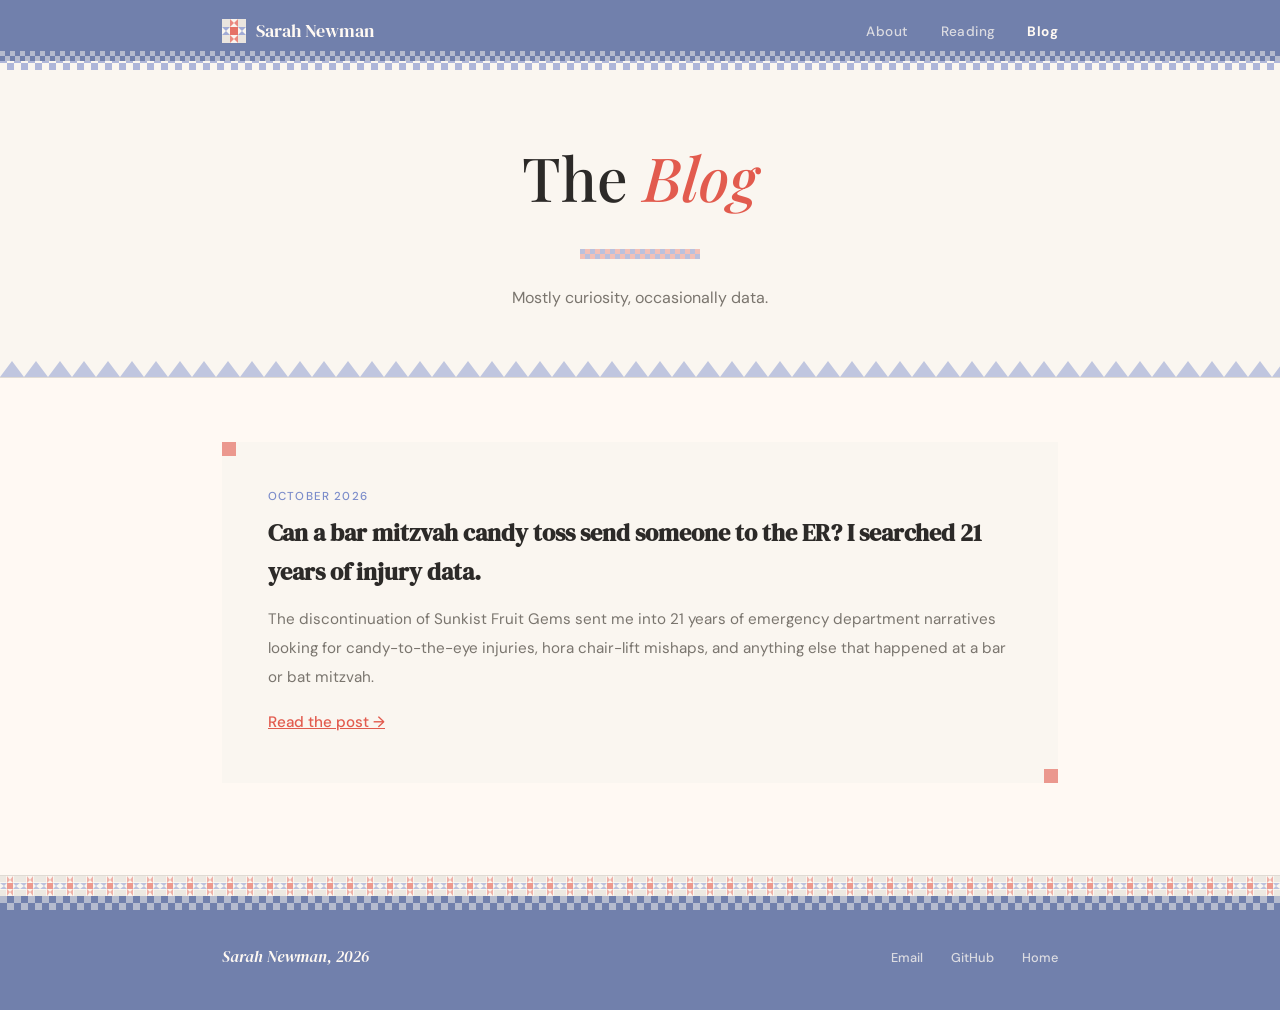
<file: blog.html>
<!DOCTYPE html>
<html lang="en">
<head>
    <meta charset="UTF-8">
    <meta name="viewport" content="width=device-width, initial-scale=1.0">
    <title>Blog — Sarah Newman</title>
    <link rel="icon" type="image/svg+xml" href="favicon.svg">
    <link rel="preconnect" href="https://fonts.googleapis.com">
    <link rel="preconnect" href="https://fonts.gstatic.com" crossorigin>
    <link href="https://fonts.googleapis.com/css2?family=Playfair+Display:ital,wght@0,400;0,500;0,600;1,400;1,500&family=DM+Serif+Display:ital@0;1&family=DM+Sans:ital,wght@0,300;0,400;0,500;0,600;1,400&display=swap" rel="stylesheet">
    <style>
        *, *::before, *::after {
            margin: 0;
            padding: 0;
            box-sizing: border-box;
        }
        :root {
            --cream: #FAF6F0;
            --warm-white: #FFF9F3;
            --ink: #2c2a28;
            --muted: #7a756e;
            --coral: #E25B4E;
            --coral-light: rgba(226, 91, 78, 0.12);
            --periwinkle: #7B8CCA;
            --periwinkle-light: rgba(123, 140, 202, 0.12);
            --deep-blue: #7180AC;
            --rule: #e0dbd4;
            --serif: 'DM Serif Display', Georgia, serif;
            --sans: 'DM Sans', 'Helvetica Neue', sans-serif;
        }
        html { scroll-behavior: smooth; }
        body {
            font-family: var(--sans);
            background-color: var(--cream);
            color: var(--ink);
            line-height: 1.6;
            -webkit-font-smoothing: antialiased;
        }
        /* ─── NAV ─── */
        nav {
            position: fixed;
            top: 0;
            width: 100%;
            background-color: var(--deep-blue);
            z-index: 100;
        }
        nav::after {
            content: '';
            position: absolute;
            bottom: 0;
            left: 0;
            width: 100%;
            height: 10px;
            background-image: url("data:image/svg+xml,%3Csvg width='10' height='10' viewBox='0 0 10 10' xmlns='http://www.w3.org/2000/svg'%3E%3Crect x='0' y='0' width='5' height='5' fill='%23FAF6F0' opacity='0.5'/%3E%3Crect x='5' y='5' width='5' height='5' fill='%23FAF6F0' opacity='0.5'/%3E%3Crect x='5' y='0' width='5' height='5' fill='%237180AC'/%3E%3Crect x='0' y='5' width='5' height='5' fill='%237180AC'/%3E%3C/svg%3E");
            background-size: 10px 10px;
        }
        nav .nav-inner {
            max-width: 900px;
            margin: 0 auto;
            padding: 1rem 2rem;
            display: flex;
            justify-content: space-between;
            align-items: center;
        }
        nav .logo {
            font-family: var(--serif);
            font-size: 1.15rem;
            text-decoration: none;
            color: var(--warm-white);
            display: flex;
            align-items: center;
            gap: 0.6rem;
        }
        nav .logo-star {
            display: inline-block;
            width: 24px;
            height: 24px;
            background-image: url("data:image/svg+xml,%3Csvg width='24' height='24' viewBox='0 0 24 24' xmlns='http://www.w3.org/2000/svg'%3E%3Crect width='24' height='24' fill='%23FAF6F0'/%3E%3Crect x='0' y='0' width='8' height='8' fill='%23e0dbd4' opacity='0.6'/%3E%3Crect x='16' y='0' width='8' height='8' fill='%23e0dbd4' opacity='0.6'/%3E%3Crect x='0' y='16' width='8' height='8' fill='%23e0dbd4' opacity='0.6'/%3E%3Crect x='16' y='16' width='8' height='8' fill='%23e0dbd4' opacity='0.6'/%3E%3Crect x='8' y='8' width='8' height='8' fill='%23E25B4E' opacity='0.85'/%3E%3Cpolygon points='8,0 12,4 8,8' fill='%23E25B4E' opacity='0.7'/%3E%3Cpolygon points='16,0 12,4 16,8' fill='%23E25B4E' opacity='0.7'/%3E%3Cpolygon points='24,8 20,12 16,8' fill='%237B8CCA' opacity='0.7'/%3E%3Cpolygon points='24,16 20,12 16,16' fill='%237B8CCA' opacity='0.7'/%3E%3Cpolygon points='8,24 12,20 8,16' fill='%23E25B4E' opacity='0.7'/%3E%3Cpolygon points='16,24 12,20 16,16' fill='%23E25B4E' opacity='0.7'/%3E%3Cpolygon points='0,8 4,12 8,8' fill='%237B8CCA' opacity='0.7'/%3E%3Cpolygon points='0,16 4,12 8,16' fill='%237B8CCA' opacity='0.7'/%3E%3C/svg%3E");
            background-repeat: no-repeat;
        }
        nav .nav-links {
            display: flex;
            gap: 2rem;
            list-style: none;
        }
        nav .nav-links a {
            font-size: 0.85rem;
            font-weight: 500;
            text-decoration: none;
            color: rgba(255, 249, 243, 0.75);
            letter-spacing: 0.03em;
            transition: color 0.3s ease;
        }
        nav .nav-links a:hover {
            color: var(--coral);
        }
        nav .nav-links a.active {
            color: var(--warm-white);
            font-weight: 700;
        }
        /* ─── PAGE HEADER ─── */
        .page-header {
            padding: 8rem 2rem 3rem;
            text-align: center;
            position: relative;
            overflow: hidden;
        }
        .page-header::before {
            content: '';
            position: absolute;
            top: 56px;
            left: 0;
            width: 100%;
            height: 14px;
            background-image: url("data:image/svg+xml,%3Csvg width='14' height='14' viewBox='0 0 14 14' xmlns='http://www.w3.org/2000/svg'%3E%3Crect x='0' y='0' width='7' height='7' fill='%237B8CCA' opacity='0.6'/%3E%3Crect x='7' y='7' width='7' height='7' fill='%237B8CCA' opacity='0.6'/%3E%3Crect x='7' y='0' width='7' height='7' fill='%23FAF6F0'/%3E%3Crect x='0' y='7' width='7' height='7' fill='%23FAF6F0'/%3E%3C/svg%3E");
            background-size: 14px 14px;
        }
        .page-header h1 {
            font-family: 'Playfair Display', Georgia, serif;
            font-size: clamp(2.4rem, 5vw, 3.8rem);
            font-weight: 500;
            color: var(--ink);
            margin-bottom: 1rem;
        }
        .page-header h1 em {
            font-style: italic;
            color: var(--coral);
        }
        .page-header p {
            font-size: 1rem;
            color: var(--muted);
            max-width: 500px;
            margin: 0 auto;
            line-height: 1.85;
        }
        .page-divider {
            width: 120px;
            height: 10px;
            margin: 1.5rem auto;
            background-image: url("data:image/svg+xml,%3Csvg width='10' height='10' viewBox='0 0 10 10' xmlns='http://www.w3.org/2000/svg'%3E%3Crect x='0' y='0' width='5' height='5' fill='%237B8CCA' opacity='0.5'/%3E%3Crect x='5' y='5' width='5' height='5' fill='%237B8CCA' opacity='0.5'/%3E%3Crect x='5' y='0' width='5' height='5' fill='%23E25B4E' opacity='0.35'/%3E%3Crect x='0' y='5' width='5' height='5' fill='%23E25B4E' opacity='0.35'/%3E%3C/svg%3E");
            background-size: 10px 10px;
        }
        /* ─── FLYING GEESE STRIP ─── */
        .geese-strip-peri {
            width: 100%;
            height: 16px;
            background-image: url("data:image/svg+xml,%3Csvg width='24' height='16' viewBox='0 0 24 16' xmlns='http://www.w3.org/2000/svg'%3E%3Crect width='24' height='16' fill='%23FAF6F0'/%3E%3Cpolygon points='0,16 12,0 24,16' fill='%237B8CCA' opacity='0.45'/%3E%3C/svg%3E");
            background-size: 24px 16px;
        }
        /* ─── STAR STRIP ─── */
        .star-strip {
            width: 100%;
            height: 20px;
            background-image: url("data:image/svg+xml,%3Csvg width='20' height='20' viewBox='0 0 20 20' xmlns='http://www.w3.org/2000/svg'%3E%3Crect width='20' height='20' fill='%23FAF6F0'/%3E%3Crect x='0' y='0' width='6' height='6' fill='%23e0dbd4' opacity='0.5'/%3E%3Crect x='14' y='0' width='6' height='6' fill='%23e0dbd4' opacity='0.5'/%3E%3Crect x='0' y='14' width='6' height='6' fill='%23e0dbd4' opacity='0.5'/%3E%3Crect x='14' y='14' width='6' height='6' fill='%23e0dbd4' opacity='0.5'/%3E%3Crect x='7' y='7' width='6' height='6' fill='%23E25B4E' opacity='0.6'/%3E%3Cpolygon points='7,0 10,4 7,7' fill='%23E25B4E' opacity='0.45'/%3E%3Cpolygon points='13,0 10,4 13,7' fill='%23E25B4E' opacity='0.45'/%3E%3Cpolygon points='20,7 16,10 13,7' fill='%237B8CCA' opacity='0.5'/%3E%3Cpolygon points='20,13 16,10 13,13' fill='%237B8CCA' opacity='0.5'/%3E%3Cpolygon points='7,20 10,16 7,13' fill='%23E25B4E' opacity='0.45'/%3E%3Cpolygon points='13,20 10,16 13,13' fill='%23E25B4E' opacity='0.45'/%3E%3Cpolygon points='0,7 4,10 7,7' fill='%237B8CCA' opacity='0.5'/%3E%3Cpolygon points='0,13 4,10 7,13' fill='%237B8CCA' opacity='0.5'/%3E%3C/svg%3E");
            background-size: 20px 20px;
        }
        /* ─── TULIP ICON ─── */
        .quilt-tulip-coral {
            display: inline-block;
            width: 24px;
            height: 28px;
            background-image: url("data:image/svg+xml,%3Csvg width='24' height='28' viewBox='0 0 24 28' xmlns='http://www.w3.org/2000/svg'%3E%3C!-- petals --%3E%3Cpolygon points='12,0 20,10 12,8' fill='%23E25B4E' opacity='0.8'/%3E%3Cpolygon points='12,0 4,10 12,8' fill='%23E25B4E' opacity='0.6'/%3E%3C!-- center --%3E%3Cellipse cx='12' cy='10' rx='4' ry='3' fill='%23E25B4E' opacity='0.7'/%3E%3C!-- stem --%3E%3Crect x='11' y='12' width='2' height='12' fill='%237B8CCA' opacity='0.5'/%3E%3C!-- leaves --%3E%3Cpolygon points='11,18 5,22 11,22' fill='%237B8CCA' opacity='0.35'/%3E%3Cpolygon points='13,18 19,22 13,22' fill='%237B8CCA' opacity='0.35'/%3E%3C/svg%3E");
            background-repeat: no-repeat;
        }
        /* ─── BLOG POSTS ─── */
        .blog-section {
            background: var(--warm-white);
            border-top: 1px solid var(--rule);
            border-bottom: 1px solid var(--rule);
            position: relative;
        }
        .content-wrap {
            max-width: 900px;
            margin: 0 auto;
            padding: 4rem 2rem;
        }
        .post-card {
            padding: 2rem 2rem;
            border: 14px solid transparent;
            background: var(--cream);
            margin-bottom: 1.75rem;
            position: relative;
        }
        .post-card:nth-child(odd) {
            border-image: url("data:image/svg+xml,%3Csvg width='28' height='28' viewBox='0 0 28 28' xmlns='http://www.w3.org/2000/svg'%3E%3Crect x='0' y='0' width='14' height='14' fill='%23E25B4E' opacity='0.6'/%3E%3Crect x='14' y='14' width='14' height='14' fill='%23E25B4E' opacity='0.6'/%3E%3Crect x='14' y='0' width='14' height='14' fill='%23FAF6F0'/%3E%3Crect x='0' y='14' width='14' height='14' fill='%23FAF6F0'/%3E%3C/svg%3E") 14 round;
        }
        .post-card:nth-child(even) {
            border-image: url("data:image/svg+xml,%3Csvg width='28' height='28' viewBox='0 0 28 28' xmlns='http://www.w3.org/2000/svg'%3E%3Crect x='0' y='0' width='14' height='14' fill='%237B8CCA' opacity='0.6'/%3E%3Crect x='14' y='14' width='14' height='14' fill='%237B8CCA' opacity='0.6'/%3E%3Crect x='14' y='0' width='14' height='14' fill='%23FAF6F0'/%3E%3Crect x='0' y='14' width='14' height='14' fill='%23FAF6F0'/%3E%3C/svg%3E") 14 round;
        }
        .post-date {
            font-size: 0.72rem;
            font-weight: 500;
            letter-spacing: 0.1em;
            text-transform: uppercase;
            color: var(--periwinkle);
            margin-bottom: 0.5rem;
        }
        .post-title {
            font-family: var(--serif);
            font-size: 1.5rem;
            color: var(--ink);
            margin-bottom: 0.9rem;
        }
        .post-body p {
            font-size: 0.95rem;
            line-height: 1.9;
            color: var(--muted);
            margin-bottom: 1rem;
        }
        .post-body p:last-child {
            margin-bottom: 0;
        }
        /* ─── FOOTER ─── */
        footer {
            padding: 0;
            background-color: var(--deep-blue);
            position: relative;
            overflow: hidden;
        }
        footer::before {
            content: '';
            position: absolute;
            top: 0;
            left: 0;
            width: 100%;
            height: 14px;
            background-image: url("data:image/svg+xml,%3Csvg width='14' height='14' viewBox='0 0 14 14' xmlns='http://www.w3.org/2000/svg'%3E%3Crect x='0' y='0' width='7' height='7' fill='%23FAF6F0' opacity='0.5'/%3E%3Crect x='7' y='7' width='7' height='7' fill='%23FAF6F0' opacity='0.5'/%3E%3Crect x='7' y='0' width='7' height='7' fill='%237180AC'/%3E%3Crect x='0' y='7' width='7' height='7' fill='%237180AC'/%3E%3C/svg%3E");
            background-size: 14px 14px;
        }
        .footer-inner {
            max-width: 900px;
            margin: 0 auto;
            padding: 3rem 2rem 2.5rem;
            display: flex;
            justify-content: space-between;
            align-items: center;
            position: relative;
        }
        .footer-name {
            font-family: var(--serif);
            font-size: 1rem;
            font-style: italic;
            color: var(--warm-white);
        }
        .footer-links {
            display: flex;
            gap: 1.75rem;
            list-style: none;
        }
        .footer-links a {
            font-size: 0.8rem;
            font-weight: 500;
            text-decoration: none;
            color: rgba(255, 249, 243, 0.75);
            transition: color 0.3s ease;
        }
        .footer-links a:hover {
            color: var(--coral);
        }
        /* ─── RESPONSIVE ─── */
        @media (max-width: 768px) {
            nav .nav-inner {
                padding: 0.8rem 1.5rem;
            }
            nav .nav-links {
                gap: 1.25rem;
            }
            .page-header {
                padding: 7rem 1.5rem 2.5rem;
            }
            .content-wrap {
                padding: 3rem 1.5rem;
            }
            .post-card {
                border-width: 10px;
                padding: 1.5rem;
            }
            .post-card:nth-child(odd) {
                border-image: url("data:image/svg+xml,%3Csvg width='20' height='20' viewBox='0 0 20 20' xmlns='http://www.w3.org/2000/svg'%3E%3Crect x='0' y='0' width='10' height='10' fill='%23E25B4E' opacity='0.6'/%3E%3Crect x='10' y='10' width='10' height='10' fill='%23E25B4E' opacity='0.6'/%3E%3Crect x='10' y='0' width='10' height='10' fill='%23FAF6F0'/%3E%3Crect x='0' y='10' width='10' height='10' fill='%23FAF6F0'/%3E%3C/svg%3E") 10 round;
            }
            .post-card:nth-child(even) {
                border-image: url("data:image/svg+xml,%3Csvg width='20' height='20' viewBox='0 0 20 20' xmlns='http://www.w3.org/2000/svg'%3E%3Crect x='0' y='0' width='10' height='10' fill='%237B8CCA' opacity='0.6'/%3E%3Crect x='10' y='10' width='10' height='10' fill='%237B8CCA' opacity='0.6'/%3E%3Crect x='10' y='0' width='10' height='10' fill='%23FAF6F0'/%3E%3Crect x='0' y='10' width='10' height='10' fill='%23FAF6F0'/%3E%3C/svg%3E") 10 round;
            }
            .footer-inner {
                flex-direction: column;
                gap: 1.25rem;
                text-align: center;
            }
        }
    </style>
</head>
<body>
    <!-- NAV -->
    <nav>
        <div class="nav-inner">
            <a href="index.html" class="logo">
                <span class="logo-star"></span>
                Sarah Newman
            </a>
            <ul class="nav-links">
                <li><a href="index.html#about">About</a></li>
                <li><a href="reading.html">Reading</a></li>
                <li><a href="blog.html" class="active">Blog</a></li>
            </ul>
        </div>
    </nav>
    <!-- PAGE HEADER -->
    <section class="page-header">
        <h1>The <em>Blog</em></h1>
        <div class="page-divider"></div>
        <p>Mostly curiosity, occasionally data.</p>
    </section>
    <!-- Flying geese border -->
    <div class="geese-strip-peri"></div>
    <!-- BLOG POSTS -->
    <section class="blog-section">
        <div class="content-wrap">
            <div class="post-card">
                <p class="post-date">October 2026</p>
                <h2 class="post-title"><a href="bar-mitzvah-candy-injuries.html" style="color: inherit; text-decoration: none;">Can a bar mitzvah candy toss send someone to the ER? I searched 21 years of injury data.</a></h2>
                <div class="post-body">
                    <p>The discontinuation of Sunkist Fruit Gems sent me into 21 years of emergency department narratives looking for candy-to-the-eye injuries, hora chair-lift mishaps, and anything else that happened at a bar or bat mitzvah.</p>
                    <p><a href="bar-mitzvah-candy-injuries.html" style="color: var(--coral); font-weight: 500;">Read the post &rarr;</a></p>
                </div>
            </div>
        </div>
    </section>
    <!-- Star strip border -->
    <div class="star-strip"></div>
    <!-- FOOTER -->
    <footer>
        <div class="footer-inner">
            <span class="footer-name">Sarah Newman, 2026</span>
            <ul class="footer-links">
                <li><a href="mailto:heysarahnewman@gmail.com">Email</a></li>
                <li><a href="https://github.com/heysarahnewman">GitHub</a></li>
                <li><a href="index.html">Home</a></li>
            </ul>
        </div>
    </footer>
</body>
</html>
</file>
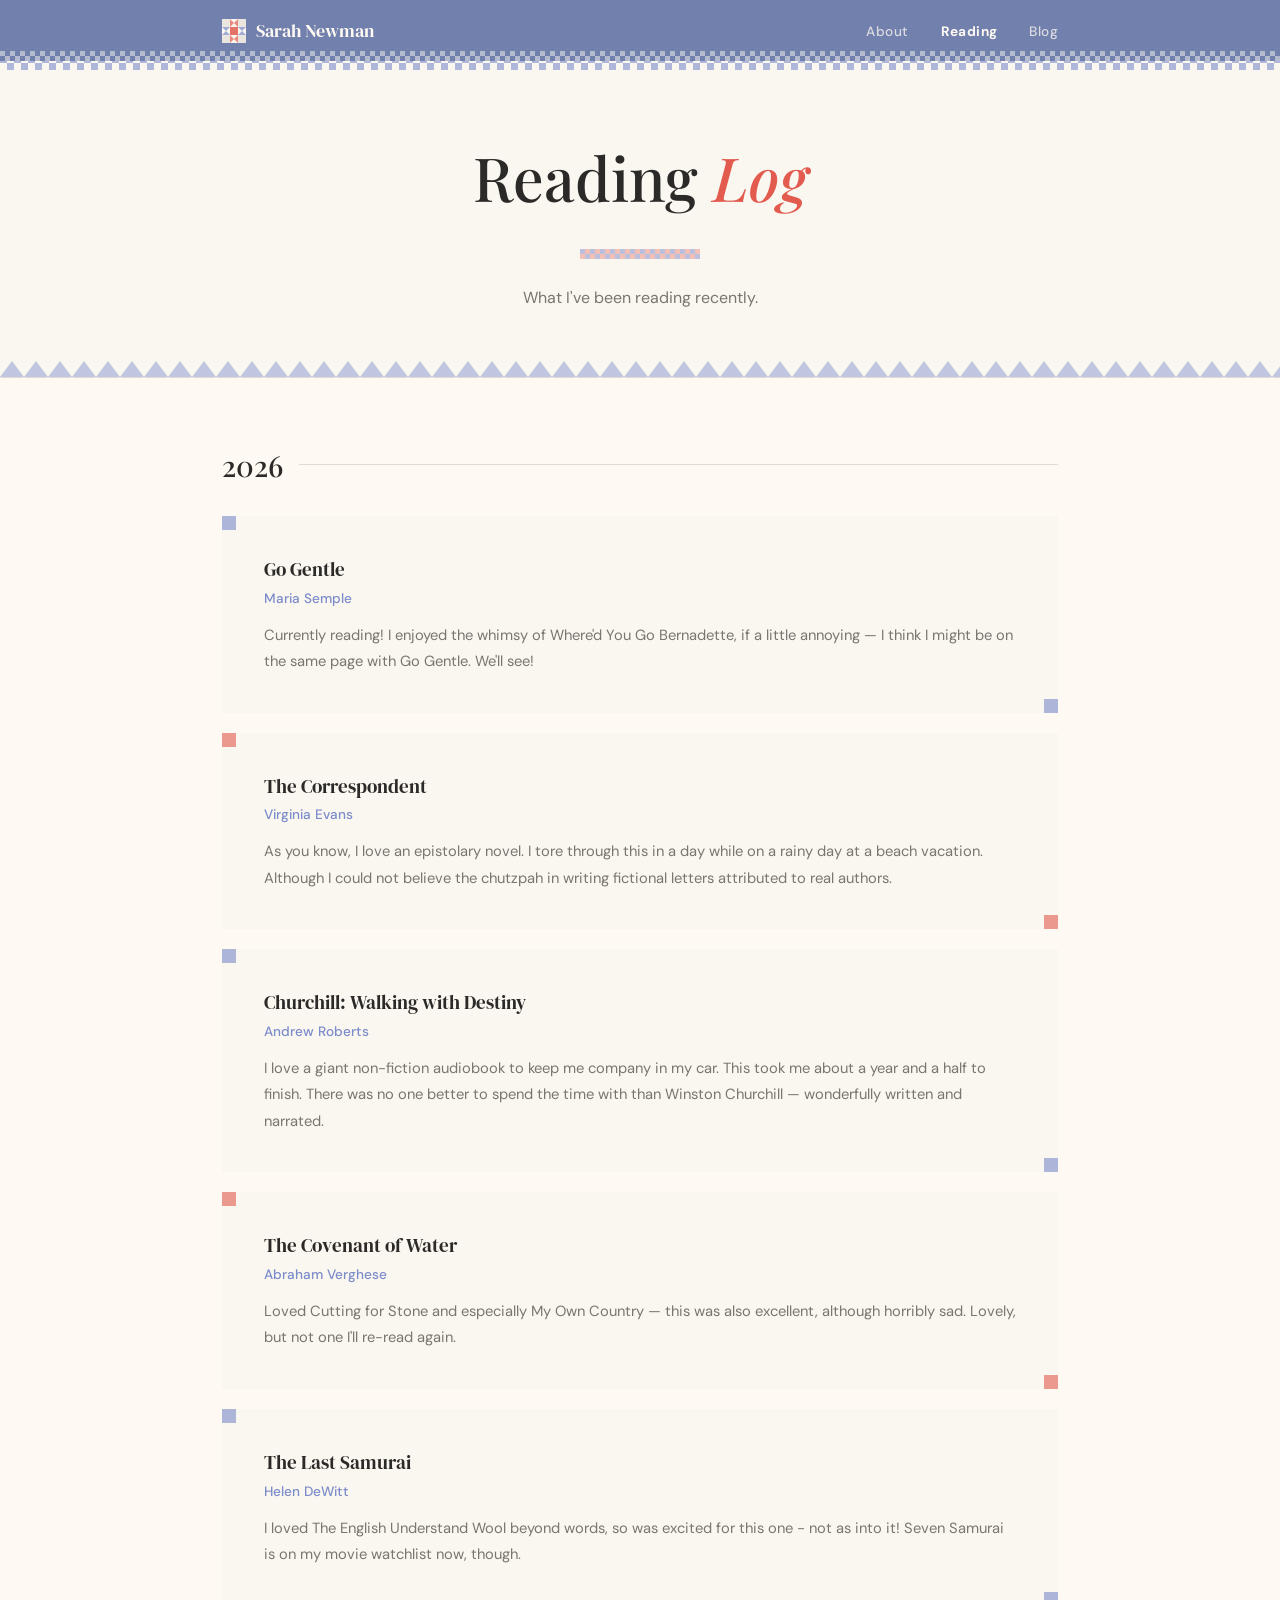
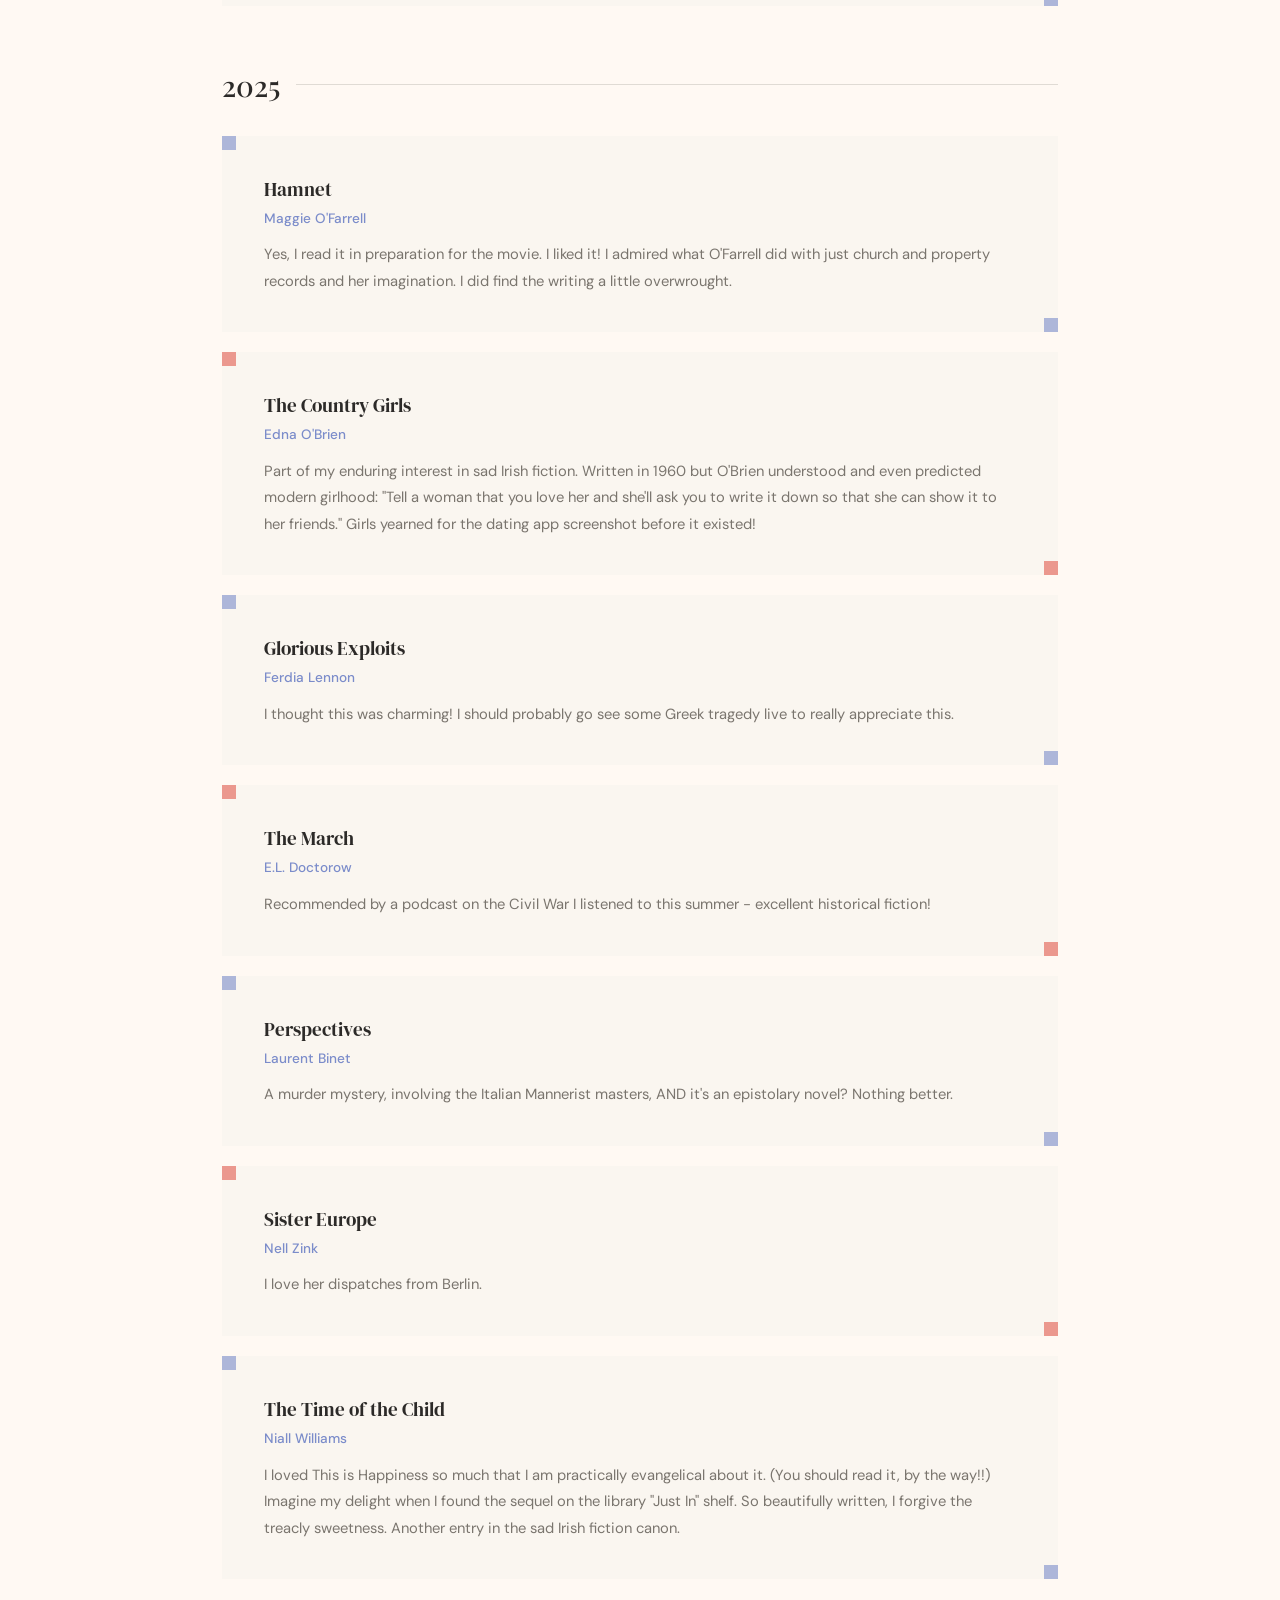
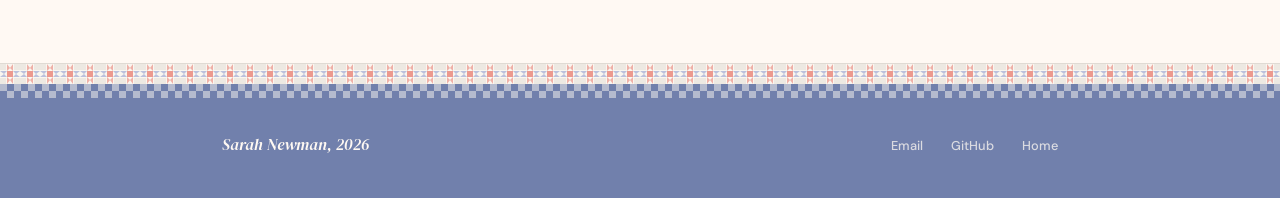
<file: reading.html>
<!DOCTYPE html>
<html lang="en">
<head>
    <meta charset="UTF-8">
    <meta name="viewport" content="width=device-width, initial-scale=1.0">
    <title>Reading Log — Sarah Newman</title>
    <link rel="icon" type="image/svg+xml" href="favicon.svg">
    <link rel="preconnect" href="https://fonts.googleapis.com">
    <link rel="preconnect" href="https://fonts.gstatic.com" crossorigin>
    <link href="https://fonts.googleapis.com/css2?family=Playfair+Display:ital,wght@0,400;0,500;0,600;1,400;1,500&family=DM+Serif+Display:ital@0;1&family=DM+Sans:ital,wght@0,300;0,400;0,500;0,600;1,400&display=swap" rel="stylesheet">
    <style>
        *, *::before, *::after {
            margin: 0;
            padding: 0;
            box-sizing: border-box;
        }
        :root {
            --cream: #FAF6F0;
            --warm-white: #FFF9F3;
            --ink: #2c2a28;
            --muted: #7a756e;
            --coral: #E25B4E;
            --coral-light: rgba(226, 91, 78, 0.12);
            --periwinkle: #7B8CCA;
            --periwinkle-light: rgba(123, 140, 202, 0.12);
            --deep-blue: #7180AC;
            --rule: #e0dbd4;
            --serif: 'DM Serif Display', Georgia, serif;
            --sans: 'DM Sans', 'Helvetica Neue', sans-serif;
        }
        html { scroll-behavior: smooth; }
        body {
            font-family: var(--sans);
            background-color: var(--cream);
            color: var(--ink);
            line-height: 1.6;
            -webkit-font-smoothing: antialiased;
        }
        /* ─── NAV ─── */
        nav {
            position: fixed;
            top: 0;
            width: 100%;
            background-color: var(--deep-blue);
            z-index: 100;
        }
        nav::after {
            content: '';
            position: absolute;
            bottom: 0;
            left: 0;
            width: 100%;
            height: 10px;
            background-image: url("data:image/svg+xml,%3Csvg width='10' height='10' viewBox='0 0 10 10' xmlns='http://www.w3.org/2000/svg'%3E%3Crect x='0' y='0' width='5' height='5' fill='%23FAF6F0' opacity='0.5'/%3E%3Crect x='5' y='5' width='5' height='5' fill='%23FAF6F0' opacity='0.5'/%3E%3Crect x='5' y='0' width='5' height='5' fill='%237180AC'/%3E%3Crect x='0' y='5' width='5' height='5' fill='%237180AC'/%3E%3C/svg%3E");
            background-size: 10px 10px;
        }
        nav .nav-inner {
            max-width: 900px;
            margin: 0 auto;
            padding: 1rem 2rem;
            display: flex;
            justify-content: space-between;
            align-items: center;
        }
        nav .logo {
            font-family: var(--serif);
            font-size: 1.15rem;
            text-decoration: none;
            color: var(--warm-white);
            display: flex;
            align-items: center;
            gap: 0.6rem;
        }
        nav .logo-star {
            display: inline-block;
            width: 24px;
            height: 24px;
            background-image: url("data:image/svg+xml,%3Csvg width='24' height='24' viewBox='0 0 24 24' xmlns='http://www.w3.org/2000/svg'%3E%3Crect width='24' height='24' fill='%23FAF6F0'/%3E%3Crect x='0' y='0' width='8' height='8' fill='%23e0dbd4' opacity='0.6'/%3E%3Crect x='16' y='0' width='8' height='8' fill='%23e0dbd4' opacity='0.6'/%3E%3Crect x='0' y='16' width='8' height='8' fill='%23e0dbd4' opacity='0.6'/%3E%3Crect x='16' y='16' width='8' height='8' fill='%23e0dbd4' opacity='0.6'/%3E%3Crect x='8' y='8' width='8' height='8' fill='%23E25B4E' opacity='0.85'/%3E%3Cpolygon points='8,0 12,4 8,8' fill='%23E25B4E' opacity='0.7'/%3E%3Cpolygon points='16,0 12,4 16,8' fill='%23E25B4E' opacity='0.7'/%3E%3Cpolygon points='24,8 20,12 16,8' fill='%237B8CCA' opacity='0.7'/%3E%3Cpolygon points='24,16 20,12 16,16' fill='%237B8CCA' opacity='0.7'/%3E%3Cpolygon points='8,24 12,20 8,16' fill='%23E25B4E' opacity='0.7'/%3E%3Cpolygon points='16,24 12,20 16,16' fill='%23E25B4E' opacity='0.7'/%3E%3Cpolygon points='0,8 4,12 8,8' fill='%237B8CCA' opacity='0.7'/%3E%3Cpolygon points='0,16 4,12 8,16' fill='%237B8CCA' opacity='0.7'/%3E%3C/svg%3E");
            background-repeat: no-repeat;
        }
        nav .nav-links {
            display: flex;
            gap: 2rem;
            list-style: none;
        }
        nav .nav-links a {
            font-size: 0.85rem;
            font-weight: 500;
            text-decoration: none;
            color: rgba(255, 249, 243, 0.75);
            letter-spacing: 0.03em;
            transition: color 0.3s ease;
        }
        nav .nav-links a:hover {
            color: var(--coral);
        }
        nav .nav-links a.active {
            color: var(--warm-white);
            font-weight: 700;
        }
        /* ─── PAGE HEADER ─── */
        .page-header {
            padding: 8rem 2rem 3rem;
            text-align: center;
            position: relative;
            overflow: hidden;
        }
        .page-header::before {
            content: '';
            position: absolute;
            top: 56px;
            left: 0;
            width: 100%;
            height: 14px;
            background-image: url("data:image/svg+xml,%3Csvg width='14' height='14' viewBox='0 0 14 14' xmlns='http://www.w3.org/2000/svg'%3E%3Crect x='0' y='0' width='7' height='7' fill='%237B8CCA' opacity='0.6'/%3E%3Crect x='7' y='7' width='7' height='7' fill='%237B8CCA' opacity='0.6'/%3E%3Crect x='7' y='0' width='7' height='7' fill='%23FAF6F0'/%3E%3Crect x='0' y='7' width='7' height='7' fill='%23FAF6F0'/%3E%3C/svg%3E");
            background-size: 14px 14px;
        }
        .page-header h1 {
            font-family: 'Playfair Display', Georgia, serif;
            font-size: clamp(2.4rem, 5vw, 3.8rem);
            font-weight: 500;
            color: var(--ink);
            margin-bottom: 1rem;
        }
        .page-header h1 em {
            font-style: italic;
            color: var(--coral);
        }
        .page-header p {
            font-size: 1rem;
            color: var(--muted);
            max-width: 500px;
            margin: 0 auto;
            line-height: 1.85;
        }
        .page-divider {
            width: 120px;
            height: 10px;
            margin: 1.5rem auto;
            background-image: url("data:image/svg+xml,%3Csvg width='10' height='10' viewBox='0 0 10 10' xmlns='http://www.w3.org/2000/svg'%3E%3Crect x='0' y='0' width='5' height='5' fill='%237B8CCA' opacity='0.5'/%3E%3Crect x='5' y='5' width='5' height='5' fill='%237B8CCA' opacity='0.5'/%3E%3Crect x='5' y='0' width='5' height='5' fill='%23E25B4E' opacity='0.35'/%3E%3Crect x='0' y='5' width='5' height='5' fill='%23E25B4E' opacity='0.35'/%3E%3C/svg%3E");
            background-size: 10px 10px;
        }
        /* ─── FLYING GEESE STRIP ─── */
        .geese-strip-peri {
            width: 100%;
            height: 16px;
            background-image: url("data:image/svg+xml,%3Csvg width='24' height='16' viewBox='0 0 24 16' xmlns='http://www.w3.org/2000/svg'%3E%3Crect width='24' height='16' fill='%23FAF6F0'/%3E%3Cpolygon points='0,16 12,0 24,16' fill='%237B8CCA' opacity='0.45'/%3E%3C/svg%3E");
            background-size: 24px 16px;
        }
        .geese-strip-coral {
            width: 100%;
            height: 16px;
            background-image: url("data:image/svg+xml,%3Csvg width='24' height='16' viewBox='0 0 24 16' xmlns='http://www.w3.org/2000/svg'%3E%3Crect width='24' height='16' fill='%23FAF6F0'/%3E%3Cpolygon points='0,16 12,0 24,16' fill='%23E25B4E' opacity='0.5'/%3E%3C/svg%3E");
            background-size: 24px 16px;
        }
        /* ─── STAR STRIP ─── */
        .star-strip {
            width: 100%;
            height: 20px;
            background-image: url("data:image/svg+xml,%3Csvg width='20' height='20' viewBox='0 0 20 20' xmlns='http://www.w3.org/2000/svg'%3E%3Crect width='20' height='20' fill='%23FAF6F0'/%3E%3Crect x='0' y='0' width='6' height='6' fill='%23e0dbd4' opacity='0.5'/%3E%3Crect x='14' y='0' width='6' height='6' fill='%23e0dbd4' opacity='0.5'/%3E%3Crect x='0' y='14' width='6' height='6' fill='%23e0dbd4' opacity='0.5'/%3E%3Crect x='14' y='14' width='6' height='6' fill='%23e0dbd4' opacity='0.5'/%3E%3Crect x='7' y='7' width='6' height='6' fill='%23E25B4E' opacity='0.6'/%3E%3Cpolygon points='7,0 10,4 7,7' fill='%23E25B4E' opacity='0.45'/%3E%3Cpolygon points='13,0 10,4 13,7' fill='%23E25B4E' opacity='0.45'/%3E%3Cpolygon points='20,7 16,10 13,7' fill='%237B8CCA' opacity='0.5'/%3E%3Cpolygon points='20,13 16,10 13,13' fill='%237B8CCA' opacity='0.5'/%3E%3Cpolygon points='7,20 10,16 7,13' fill='%23E25B4E' opacity='0.45'/%3E%3Cpolygon points='13,20 10,16 13,13' fill='%23E25B4E' opacity='0.45'/%3E%3Cpolygon points='0,7 4,10 7,7' fill='%237B8CCA' opacity='0.5'/%3E%3Cpolygon points='0,13 4,10 7,13' fill='%237B8CCA' opacity='0.5'/%3E%3C/svg%3E");
            background-size: 20px 20px;
        }
        /* ─── CHECKER STRIPS ─── */
        .checker-strip {
            width: 100%;
            height: 12px;
        }
        .checker-strip-peri {
            background-image: url("data:image/svg+xml,%3Csvg width='12' height='12' viewBox='0 0 12 12' xmlns='http://www.w3.org/2000/svg'%3E%3Crect x='0' y='0' width='6' height='6' fill='%237B8CCA' opacity='0.6'/%3E%3Crect x='6' y='6' width='6' height='6' fill='%237B8CCA' opacity='0.6'/%3E%3Crect x='6' y='0' width='6' height='6' fill='%23FAF6F0'/%3E%3Crect x='0' y='6' width='6' height='6' fill='%23FAF6F0'/%3E%3C/svg%3E");
            background-size: 12px 12px;
        }
        /* ─── TULIP ICON ─── */
        .quilt-tulip-peri {
            display: inline-block;
            width: 24px;
            height: 28px;
            background-image: url("data:image/svg+xml,%3Csvg width='24' height='28' viewBox='0 0 24 28' xmlns='http://www.w3.org/2000/svg'%3E%3Cpolygon points='12,0 20,10 12,8' fill='%237B8CCA' opacity='0.8'/%3E%3Cpolygon points='12,0 4,10 12,8' fill='%237B8CCA' opacity='0.6'/%3E%3Cellipse cx='12' cy='10' rx='4' ry='3' fill='%237B8CCA' opacity='0.7'/%3E%3Crect x='11' y='12' width='2' height='12' fill='%23E25B4E' opacity='0.4'/%3E%3Cpolygon points='11,18 5,22 11,22' fill='%23E25B4E' opacity='0.3'/%3E%3Cpolygon points='13,18 19,22 13,22' fill='%23E25B4E' opacity='0.3'/%3E%3C/svg%3E");
            background-repeat: no-repeat;
        }
        /* ─── READING LOG ─── */
        .reading-section {
            background: var(--warm-white);
            border-top: 1px solid var(--rule);
            border-bottom: 1px solid var(--rule);
            position: relative;
        }
        .content-wrap {
            max-width: 900px;
            margin: 0 auto;
            padding: 4rem 2rem;
        }
        .year-group {
            margin-bottom: 3.5rem;
        }
        .year-group:last-child {
            margin-bottom: 0;
        }
        .year-heading {
            font-family: 'Playfair Display', Georgia, serif;
            font-size: 1.8rem;
            font-weight: 500;
            color: var(--ink);
            margin-bottom: 1.75rem;
            display: flex;
            align-items: center;
            gap: 1rem;
        }
        .year-heading .year-rule {
            flex: 1;
            height: 1px;
            background: var(--rule);
        }
        .book-card {
            padding: 1.5rem 1.75rem;
            border: 14px solid transparent;
            background: var(--cream);
            margin-bottom: 1.25rem;
            position: relative;
        }
        .book-card:nth-child(odd) {
            border-image: url("data:image/svg+xml,%3Csvg width='28' height='28' viewBox='0 0 28 28' xmlns='http://www.w3.org/2000/svg'%3E%3Crect x='0' y='0' width='14' height='14' fill='%23E25B4E' opacity='0.6'/%3E%3Crect x='14' y='14' width='14' height='14' fill='%23E25B4E' opacity='0.6'/%3E%3Crect x='14' y='0' width='14' height='14' fill='%23FAF6F0'/%3E%3Crect x='0' y='14' width='14' height='14' fill='%23FAF6F0'/%3E%3C/svg%3E") 14 round;
        }
        .book-card:nth-child(even) {
            border-image: url("data:image/svg+xml,%3Csvg width='28' height='28' viewBox='0 0 28 28' xmlns='http://www.w3.org/2000/svg'%3E%3Crect x='0' y='0' width='14' height='14' fill='%237B8CCA' opacity='0.6'/%3E%3Crect x='14' y='14' width='14' height='14' fill='%237B8CCA' opacity='0.6'/%3E%3Crect x='14' y='0' width='14' height='14' fill='%23FAF6F0'/%3E%3Crect x='0' y='14' width='14' height='14' fill='%23FAF6F0'/%3E%3C/svg%3E") 14 round;
        }
        .book-title {
            font-family: var(--serif);
            font-size: 1.2rem;
            color: var(--ink);
            margin-bottom: 0.2rem;
        }
        .book-author {
            font-size: 0.85rem;
            font-weight: 500;
            color: var(--periwinkle);
            margin-bottom: 0.75rem;
        }
        .book-thoughts {
            font-size: 0.92rem;
            line-height: 1.8;
            color: var(--muted);
        }
        /* ─── FOOTER ─── */
        footer {
            padding: 0;
            background-color: var(--deep-blue);
            position: relative;
            overflow: hidden;
        }
        footer::before {
            content: '';
            position: absolute;
            top: 0;
            left: 0;
            width: 100%;
            height: 14px;
            background-image: url("data:image/svg+xml,%3Csvg width='14' height='14' viewBox='0 0 14 14' xmlns='http://www.w3.org/2000/svg'%3E%3Crect x='0' y='0' width='7' height='7' fill='%23FAF6F0' opacity='0.5'/%3E%3Crect x='7' y='7' width='7' height='7' fill='%23FAF6F0' opacity='0.5'/%3E%3Crect x='7' y='0' width='7' height='7' fill='%237180AC'/%3E%3Crect x='0' y='7' width='7' height='7' fill='%237180AC'/%3E%3C/svg%3E");
            background-size: 14px 14px;
        }
        .footer-inner {
            max-width: 900px;
            margin: 0 auto;
            padding: 3rem 2rem 2.5rem;
            display: flex;
            justify-content: space-between;
            align-items: center;
            position: relative;
        }
        .footer-name {
            font-family: var(--serif);
            font-size: 1rem;
            font-style: italic;
            color: var(--warm-white);
        }
        .footer-links {
            display: flex;
            gap: 1.75rem;
            list-style: none;
        }
        .footer-links a {
            font-size: 0.8rem;
            font-weight: 500;
            text-decoration: none;
            color: rgba(255, 249, 243, 0.75);
            transition: color 0.3s ease;
        }
        .footer-links a:hover {
            color: var(--coral);
        }
        /* ─── RESPONSIVE ─── */
        @media (max-width: 768px) {
            nav .nav-inner {
                padding: 0.8rem 1.5rem;
            }
            nav .nav-links {
                gap: 1.25rem;
            }
            .page-header {
                padding: 7rem 1.5rem 2.5rem;
            }
            .content-wrap {
                padding: 3rem 1.5rem;
            }
            .book-card {
                border-width: 10px;
            }
            .book-card:nth-child(odd) {
                border-image: url("data:image/svg+xml,%3Csvg width='20' height='20' viewBox='0 0 20 20' xmlns='http://www.w3.org/2000/svg'%3E%3Crect x='0' y='0' width='10' height='10' fill='%23E25B4E' opacity='0.6'/%3E%3Crect x='10' y='10' width='10' height='10' fill='%23E25B4E' opacity='0.6'/%3E%3Crect x='10' y='0' width='10' height='10' fill='%23FAF6F0'/%3E%3Crect x='0' y='10' width='10' height='10' fill='%23FAF6F0'/%3E%3C/svg%3E") 10 round;
            }
            .book-card:nth-child(even) {
                border-image: url("data:image/svg+xml,%3Csvg width='20' height='20' viewBox='0 0 20 20' xmlns='http://www.w3.org/2000/svg'%3E%3Crect x='0' y='0' width='10' height='10' fill='%237B8CCA' opacity='0.6'/%3E%3Crect x='10' y='10' width='10' height='10' fill='%237B8CCA' opacity='0.6'/%3E%3Crect x='10' y='0' width='10' height='10' fill='%23FAF6F0'/%3E%3Crect x='0' y='10' width='10' height='10' fill='%23FAF6F0'/%3E%3C/svg%3E") 10 round;
            }
            .footer-inner {
                flex-direction: column;
                gap: 1.25rem;
                text-align: center;
            }
        }
    </style>
</head>
<body>
    <!-- NAV -->
    <nav>
        <div class="nav-inner">
            <a href="index.html" class="logo">
                <span class="logo-star"></span>
                Sarah Newman
            </a>
            <ul class="nav-links">
                <li><a href="index.html#about">About</a></li>
                <li><a href="reading.html" class="active">Reading</a></li>
                <li><a href="blog.html">Blog</a></li>
            </ul>
        </div>
    </nav>
    <!-- PAGE HEADER -->
    <section class="page-header">
        <h1>Reading <em>Log</em></h1>
        <div class="page-divider"></div>
        <p>What I've been reading recently.</p>
    </section>
    <!-- Flying geese border -->
    <div class="geese-strip-peri"></div>
    <!-- READING LOG -->
    <section class="reading-section">
        <div class="content-wrap">
            <!-- 2026 -->
            <div class="year-group">
                <h2 class="year-heading">2026 <span class="year-rule"></span></h2>
                <div class="book-card">
                    <p class="book-title">Go Gentle</p>
                    <p class="book-author">Maria Semple</p>
                    <p class="book-thoughts">Currently reading! I enjoyed the whimsy of Where'd You Go Bernadette, if a little annoying — I think I might be on the same page with Go Gentle. We'll see!</p>
                </div>
                <div class="book-card">
                    <p class="book-title">The Correspondent</p>
                    <p class="book-author">Virginia Evans</p>
                    <p class="book-thoughts">As you know, I love an epistolary novel. I tore through this in a day while on a rainy day at a beach vacation. Although I could not believe the chutzpah in writing fictional letters attributed to real authors.</p>
                </div>
                <div class="book-card">
                    <p class="book-title">Churchill: Walking with Destiny</p>
                    <p class="book-author">Andrew Roberts</p>
                    <p class="book-thoughts">I love a giant non-fiction audiobook to keep me company in my car. This took me about a year and a half to finish. There was no one better to spend the time with than Winston Churchill — wonderfully written and narrated.</p>
                </div>
                <div class="book-card">
                    <p class="book-title">The Covenant of Water</p>
                    <p class="book-author">Abraham Verghese</p>
                    <p class="book-thoughts">Loved Cutting for Stone and especially My Own Country — this was also excellent, although horribly sad. Lovely, but not one I'll re-read again.</p>
                </div>
                <div class="book-card">
                    <p class="book-title">The Last Samurai</p>
                    <p class="book-author">Helen DeWitt</p>
                    <p class="book-thoughts">I loved The English Understand Wool beyond words, so was excited for this one - not as into it! Seven Samurai is on my movie watchlist now, though.</p>
                </div>
            </div>
            <!-- 2025 -->
            <div class="year-group">
                <h2 class="year-heading">2025 <span class="year-rule"></span></h2>
                <div class="book-card">
                    <p class="book-title">Hamnet</p>
                    <p class="book-author">Maggie O'Farrell</p>
                    <p class="book-thoughts">Yes, I read it in preparation for the movie. I liked it! I admired what O'Farrell did with just church and property records and her imagination. I did find the writing a little overwrought.</p>
                </div>
                <div class="book-card">
                    <p class="book-title">The Country Girls</p>
                    <p class="book-author">Edna O'Brien</p>
                    <p class="book-thoughts">Part of my enduring interest in sad Irish fiction. Written in 1960 but O'Brien understood and even predicted modern girlhood: "Tell a woman that you love her and she'll ask you to write it down so that she can show it to her friends." Girls yearned for the dating app screenshot before it existed!</p>
                </div>
                <div class="book-card">
                    <p class="book-title">Glorious Exploits</p>
                    <p class="book-author">Ferdia Lennon</p>
                    <p class="book-thoughts">I thought this was charming! I should probably go see some Greek tragedy live to really appreciate this.</p>
                </div>
                 <div class="book-card">
                    <p class="book-title">The March</p>
                    <p class="book-author">E.L. Doctorow</p>
                    <p class="book-thoughts">Recommended by a podcast on the Civil War I listened to this summer - excellent historical fiction!</p>
                </div>
                 <div class="book-card">
                    <p class="book-title">Perspectives</p>
                    <p class="book-author">Laurent Binet</p>
                    <p class="book-thoughts">A murder mystery, involving the Italian Mannerist masters, AND it's an epistolary novel? Nothing better.</p>
                </div>
                 <div class="book-card">
                    <p class="book-title">Sister Europe</p>
                    <p class="book-author">Nell Zink</p>
                    <p class="book-thoughts">I love her dispatches from Berlin.</p>
                </div>
                 <div class="book-card">
                    <p class="book-title">The Time of the Child</p>
                    <p class="book-author">Niall Williams</p>
                    <p class="book-thoughts">I loved This is Happiness so much that I am practically evangelical about it. (You should read it, by the way!!) Imagine my delight when I found the sequel on the library "Just In" shelf. So beautifully written, I forgive the treacly sweetness. Another entry in the sad Irish fiction canon.</p>
                </div>
            </div>
        </div>
    </section>
    <!-- Star strip border -->
    <div class="star-strip"></div>
    <!-- FOOTER -->
    <footer>
        <div class="footer-inner">
            <span class="footer-name">Sarah Newman, 2026</span>
            <ul class="footer-links">
                <li><a href="mailto:heysarahnewman@gmail.com">Email</a></li>
                <li><a href="https://github.com/heysarahnewman">GitHub</a></li>
                <li><a href="index.html">Home</a></li>
            </ul>
        </div>
    </footer>
</body>
</html>
</file>
<file: us/style.css>
:root {
  --yellow: #f6c94c;
  --green: #7fb069;
  --blue: #7ea8d8;
  --purple: #b98cce;
  --cream: #fdf6ee;
  --ink: #3a2e2c;
  --rose: #e0777d;
}

* {
  box-sizing: border-box;
}

body {
  margin: 0;
  min-height: 100vh;
  font-family: -apple-system, BlinkMacSystemFont, "Segoe UI", Helvetica, Arial, sans-serif;
  background: linear-gradient(160deg, #fdf1e7 0%, #fbe4e9 50%, #f3e2f0 100%);
  color: var(--ink);
  display: flex;
  align-items: center;
  justify-content: center;
  padding: 24px;
}

.screen {
  width: 100%;
  max-width: 640px;
  display: flex;
  flex-direction: column;
  align-items: center;
}

.hidden {
  display: none !important;
}

/* ---------------- Gate screen ---------------- */

.gate-card {
  background: rgba(255, 255, 255, 0.75);
  border-radius: 20px;
  padding: 40px 32px;
  text-align: center;
  box-shadow: 0 10px 30px rgba(58, 46, 44, 0.1);
  width: 100%;
}

.gate-prompt {
  font-size: 1.15rem;
  font-weight: 700;
  margin: 0 0 6px;
  letter-spacing: 0.02em;
}

.gate-subprompt {
  font-size: 1rem;
  font-weight: 500;
  margin: 0 0 24px;
  opacity: 0.8;
}

.photo-grid {
  width: 100%;
  display: grid;
  grid-template-columns: repeat(3, minmax(0, 1fr));
  gap: 10px;
}

.photo-tile {
  aspect-ratio: 1;
  min-width: 0;
  border-radius: 12px;
  border: 3px solid transparent;
  padding: 0;
  overflow: hidden;
  cursor: pointer;
  background: #efe6de;
  box-shadow: 0 4px 12px rgba(58, 46, 44, 0.12);
  transition: transform 0.15s ease, border-color 0.15s ease;
}

.photo-tile img {
  width: 100%;
  height: 100%;
  object-fit: cover;
  display: block;
}

.photo-tile:hover:not(:disabled) {
  transform: translateY(-2px) scale(1.02);
}

.photo-tile.wrong {
  animation: shake 0.4s ease;
  border-color: var(--rose);
}

.photo-tile.correct {
  border-color: var(--green);
  animation: pop 0.3s ease;
}

.photo-tile:disabled {
  cursor: default;
}

.gate-feedback {
  min-height: 24px;
  margin-top: 18px;
}

.gate-feedback-main {
  margin: 0;
  font-weight: 700;
  color: var(--rose);
}

.gate-feedback-main.success {
  color: var(--green);
  font-size: 1.1rem;
}

.gate-feedback-sub {
  margin: 6px 0 0;
  font-weight: 500;
  opacity: 0.85;
}

@keyframes shake {
  0%, 100% { transform: translateX(0); }
  20% { transform: translateX(-6px); }
  40% { transform: translateX(6px); }
  60% { transform: translateX(-4px); }
  80% { transform: translateX(4px); }
}

/* ---------------- Game screen ---------------- */

.game-header {
  text-align: center;
  margin-bottom: 20px;
}

.game-header h1 {
  font-size: 1.35rem;
  font-weight: 800;
  letter-spacing: 0.01em;
  margin: 0 0 6px;
  line-height: 1.3;
}

.game-header p {
  margin: 0;
  opacity: 0.75;
}

.solved-groups {
  width: 100%;
  display: flex;
  flex-direction: column;
  gap: 8px;
  margin-bottom: 8px;
}

.solved-group {
  border-radius: 10px;
  padding: 16px;
  text-align: center;
  animation: pop 0.3s ease;
}

.solved-group .cat-name {
  font-weight: 800;
  letter-spacing: 0.02em;
  text-transform: uppercase;
  font-size: 0.95rem;
}

.solved-group .cat-words {
  font-size: 0.85rem;
  margin-top: 4px;
  text-transform: uppercase;
}

.solved-group.yellow { background: var(--yellow); }
.solved-group.green { background: var(--green); color: #fff; }
.solved-group.blue { background: var(--blue); color: #fff; }
.solved-group.purple { background: var(--purple); color: #fff; }

@keyframes pop {
  from { transform: scale(0.95); opacity: 0; }
  to { transform: scale(1); opacity: 1; }
}

.tile-grid {
  width: 100%;
  display: grid;
  grid-template-columns: repeat(4, minmax(0, 1fr));
  gap: 8px;
  margin-top: 8px;
}

.tile {
  aspect-ratio: 1.4;
  min-width: 0;
  border-radius: 10px;
  border: none;
  background: #efe6de;
  color: var(--ink);
  font-weight: 700;
  font-size: 0.85rem;
  text-align: center;
  padding: 8px;
  cursor: pointer;
  display: flex;
  align-items: center;
  justify-content: center;
  transition: transform 0.1s ease, background 0.15s ease, color 0.15s ease;
  text-transform: uppercase;
  word-break: break-word;
  overflow-wrap: break-word;
  hyphens: auto;
}

.tile:hover:not(:disabled) {
  transform: translateY(-2px);
}

.tile.selected {
  background: var(--ink);
  color: #fff;
}

.tile.shake {
  animation: shake 0.4s ease;
}

.mistake-row {
  margin-top: 18px;
  font-size: 0.9rem;
}

.mistake-dots {
  display: inline-flex;
  gap: 6px;
  vertical-align: middle;
  margin-left: 6px;
}

.dot {
  width: 10px;
  height: 10px;
  border-radius: 50%;
  background: var(--rose);
  display: inline-block;
}

.dot.used {
  background: #e0d5cd;
}

.controls {
  display: flex;
  gap: 10px;
  margin-top: 20px;
}

.btn {
  padding: 10px 20px;
  border-radius: 999px;
  border: 2px solid var(--ink);
  background: transparent;
  font-weight: 700;
  cursor: pointer;
  font-size: 0.9rem;
}

.btn-primary {
  background: var(--ink);
  color: #fff;
}

.btn:disabled {
  opacity: 0.35;
  cursor: not-allowed;
}

.toast {
  min-height: 20px;
  margin-top: 14px;
  font-weight: 700;
  text-align: center;
}

/* ---------------- Win panel (inline, replaces controls) ---------------- */

.win-panel {
  width: 100%;
  background: var(--cream);
  border-radius: 16px;
  padding: 28px 24px;
  text-align: center;
  margin-top: 8px;
  box-shadow: 0 10px 26px rgba(58, 46, 44, 0.15);
  animation: pop 0.35s ease;
}

.win-panel h2 {
  margin: 0 0 12px;
}

.win-panel p {
  margin: 8px 0;
}

#win-stats {
  opacity: 0.7;
  font-size: 0.85rem;
}

/* ---------------- Mobile ---------------- */

@media (max-width: 480px) {
  body {
    padding: 12px;
  }

  .gate-card {
    padding: 24px 16px;
  }

  .gate-prompt {
    font-size: 1.05rem;
  }

  /* Bigger photos on narrow phones: 2 columns instead of 3 */
  .photo-grid {
    grid-template-columns: repeat(2, minmax(0, 1fr));
    gap: 12px;
  }

  .game-header h1 {
    font-size: 1.1rem;
  }

  .tile-grid {
    gap: 6px;
  }

  .tile {
    aspect-ratio: 1.1;
    font-size: 0.7rem;
    padding: 6px;
  }

  .controls {
    gap: 8px;
  }

  .btn {
    padding: 9px 14px;
    font-size: 0.82rem;
  }
}
</file>
